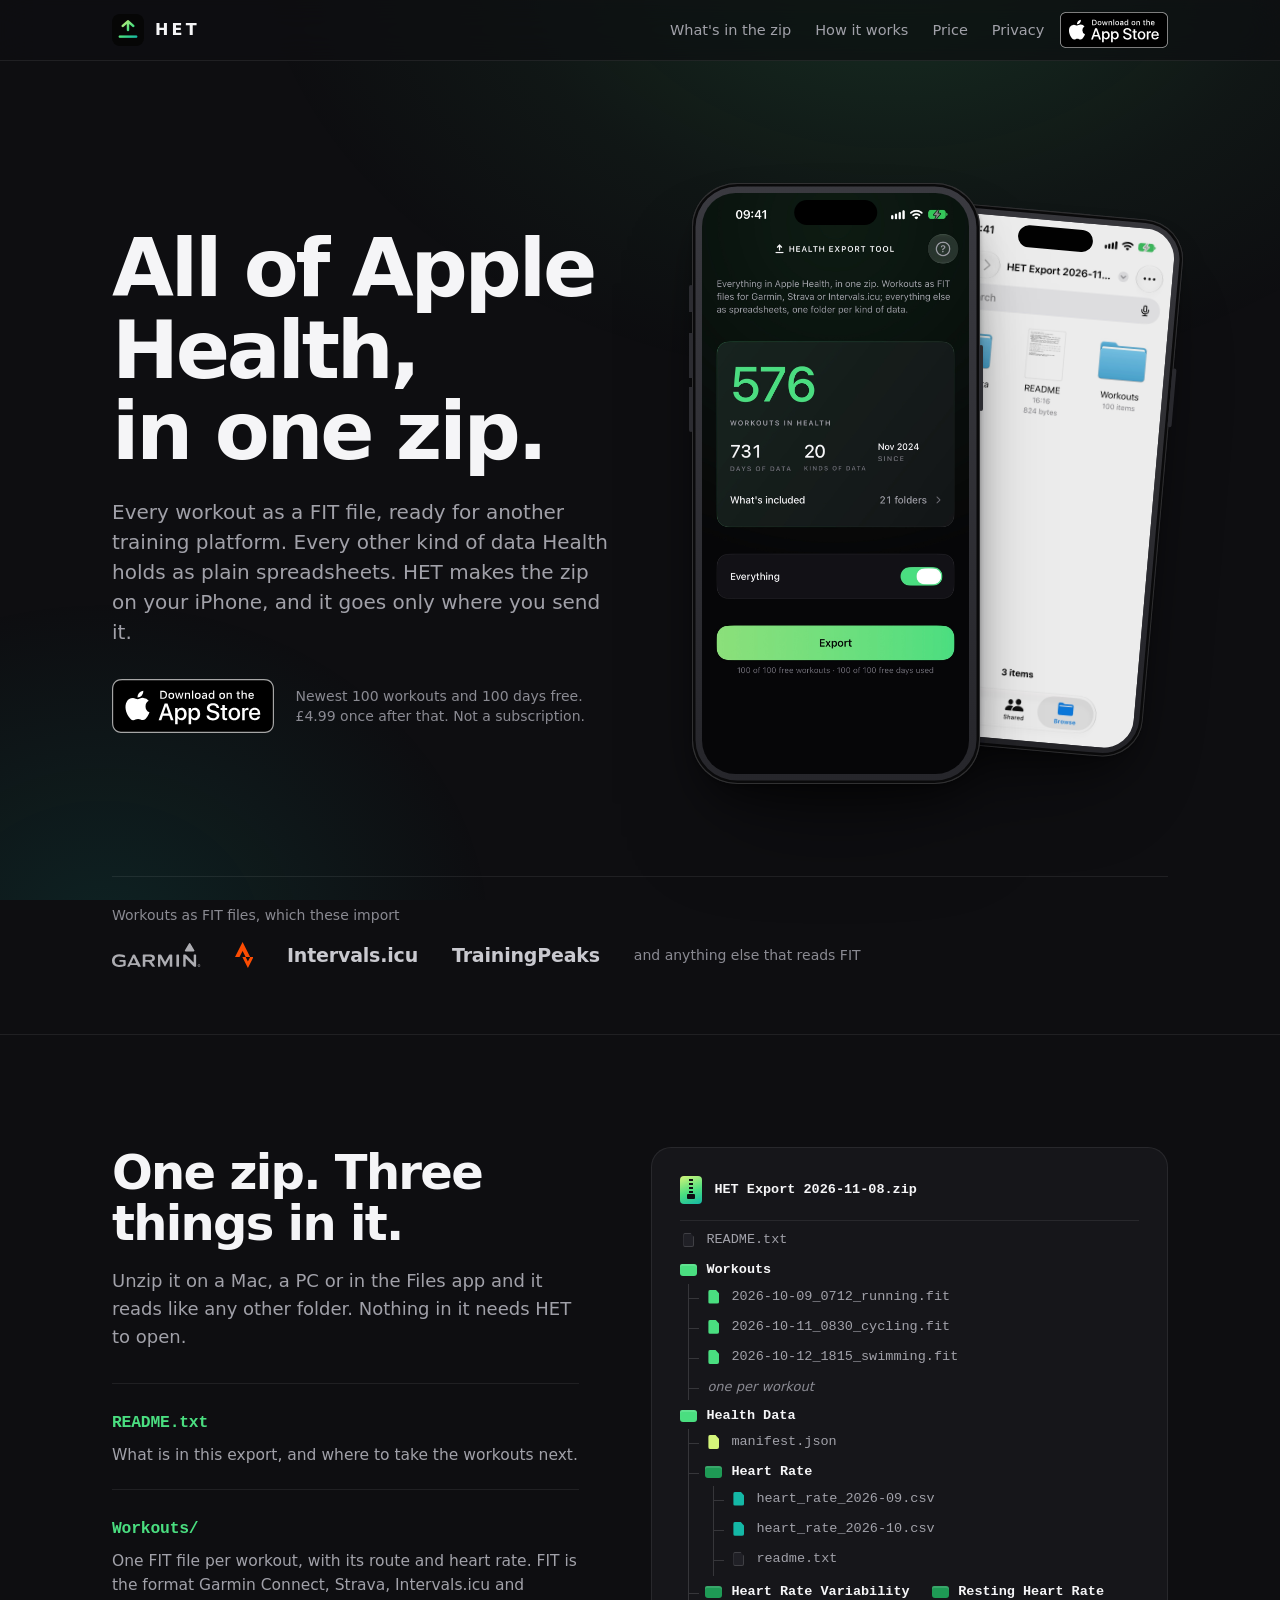
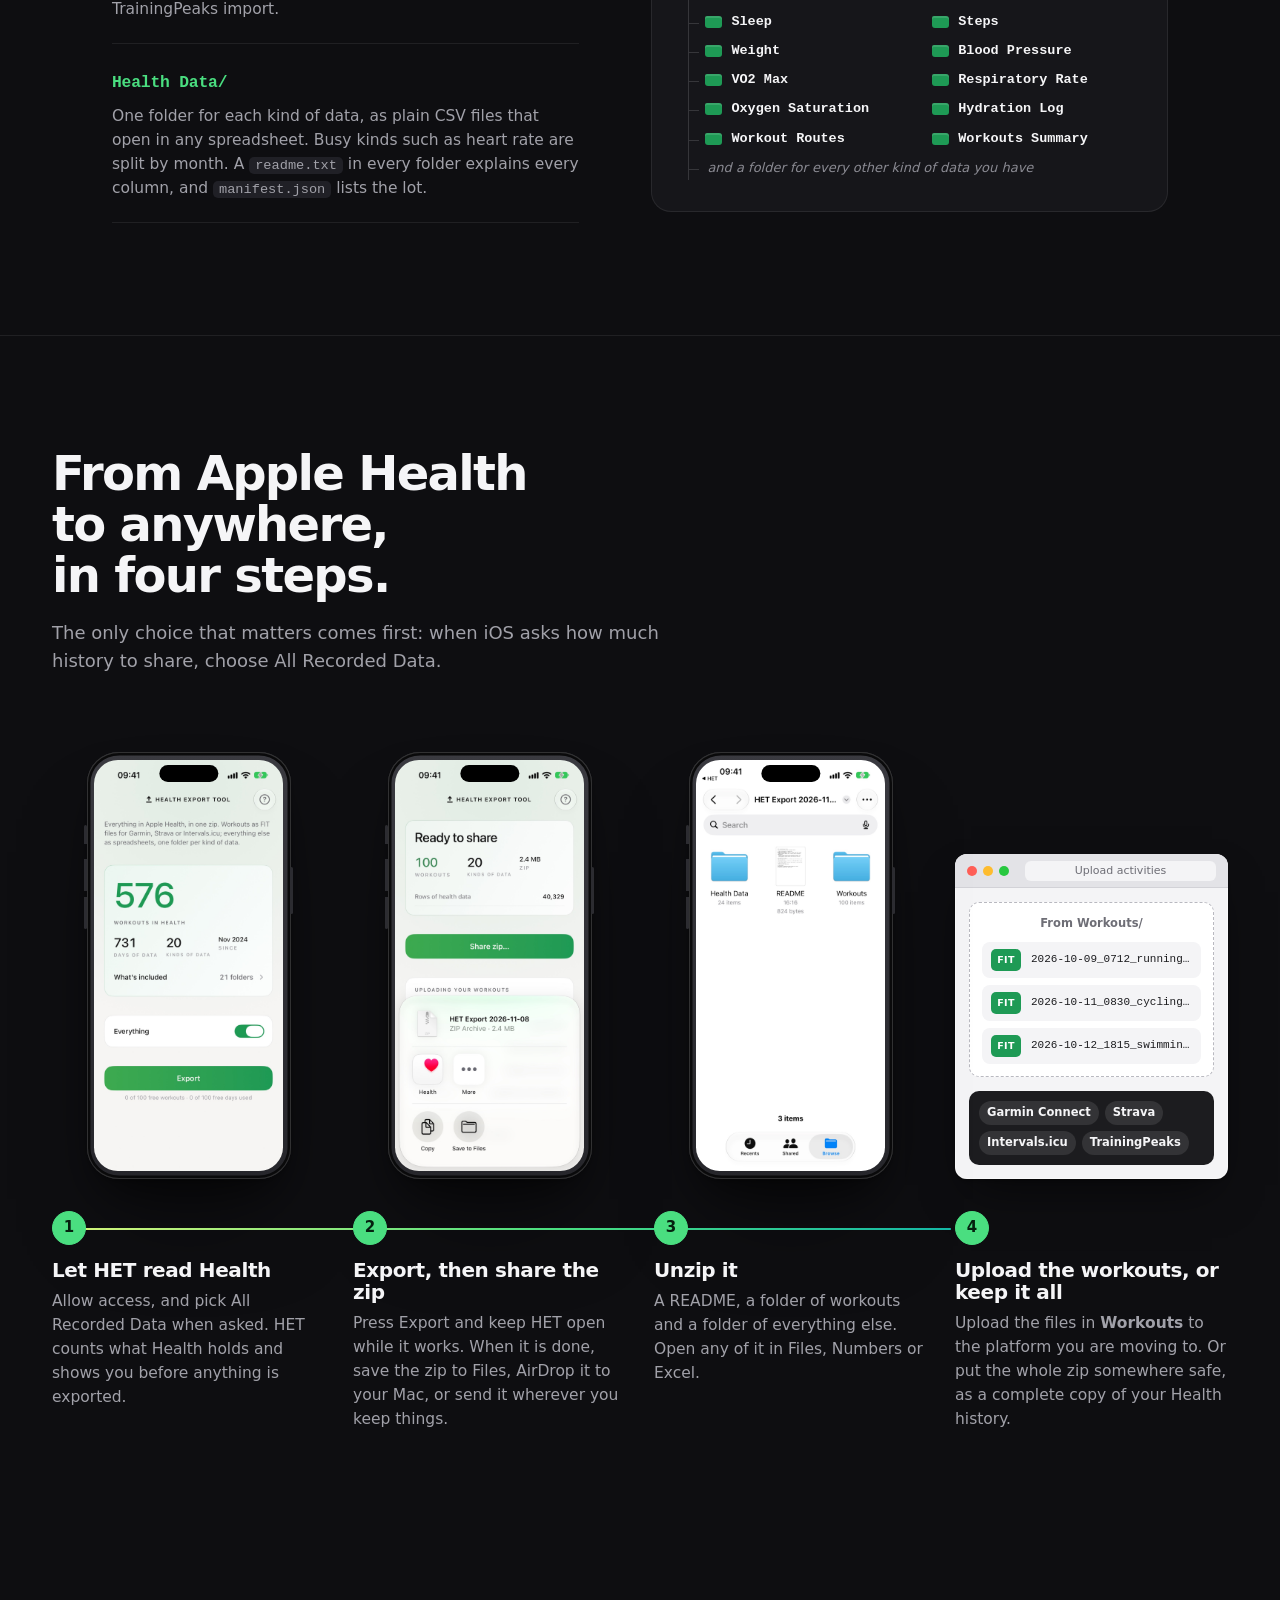
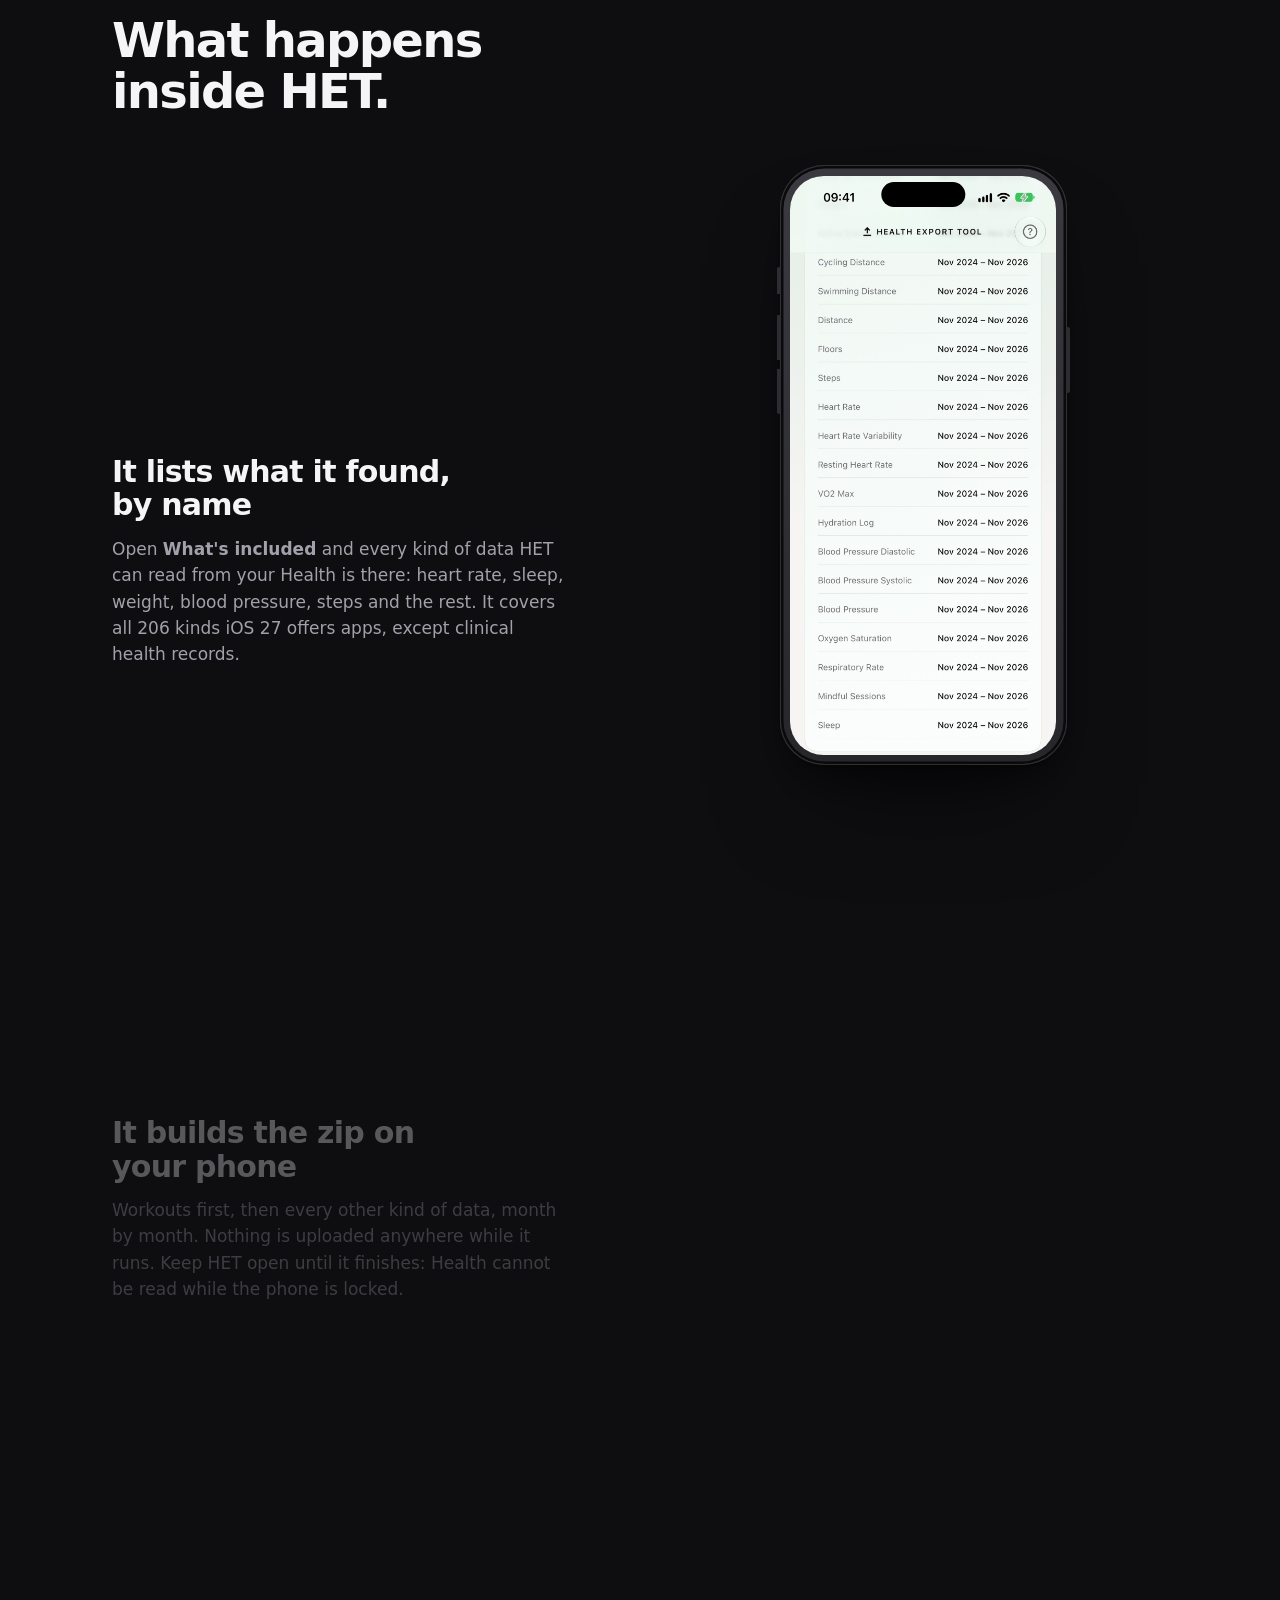
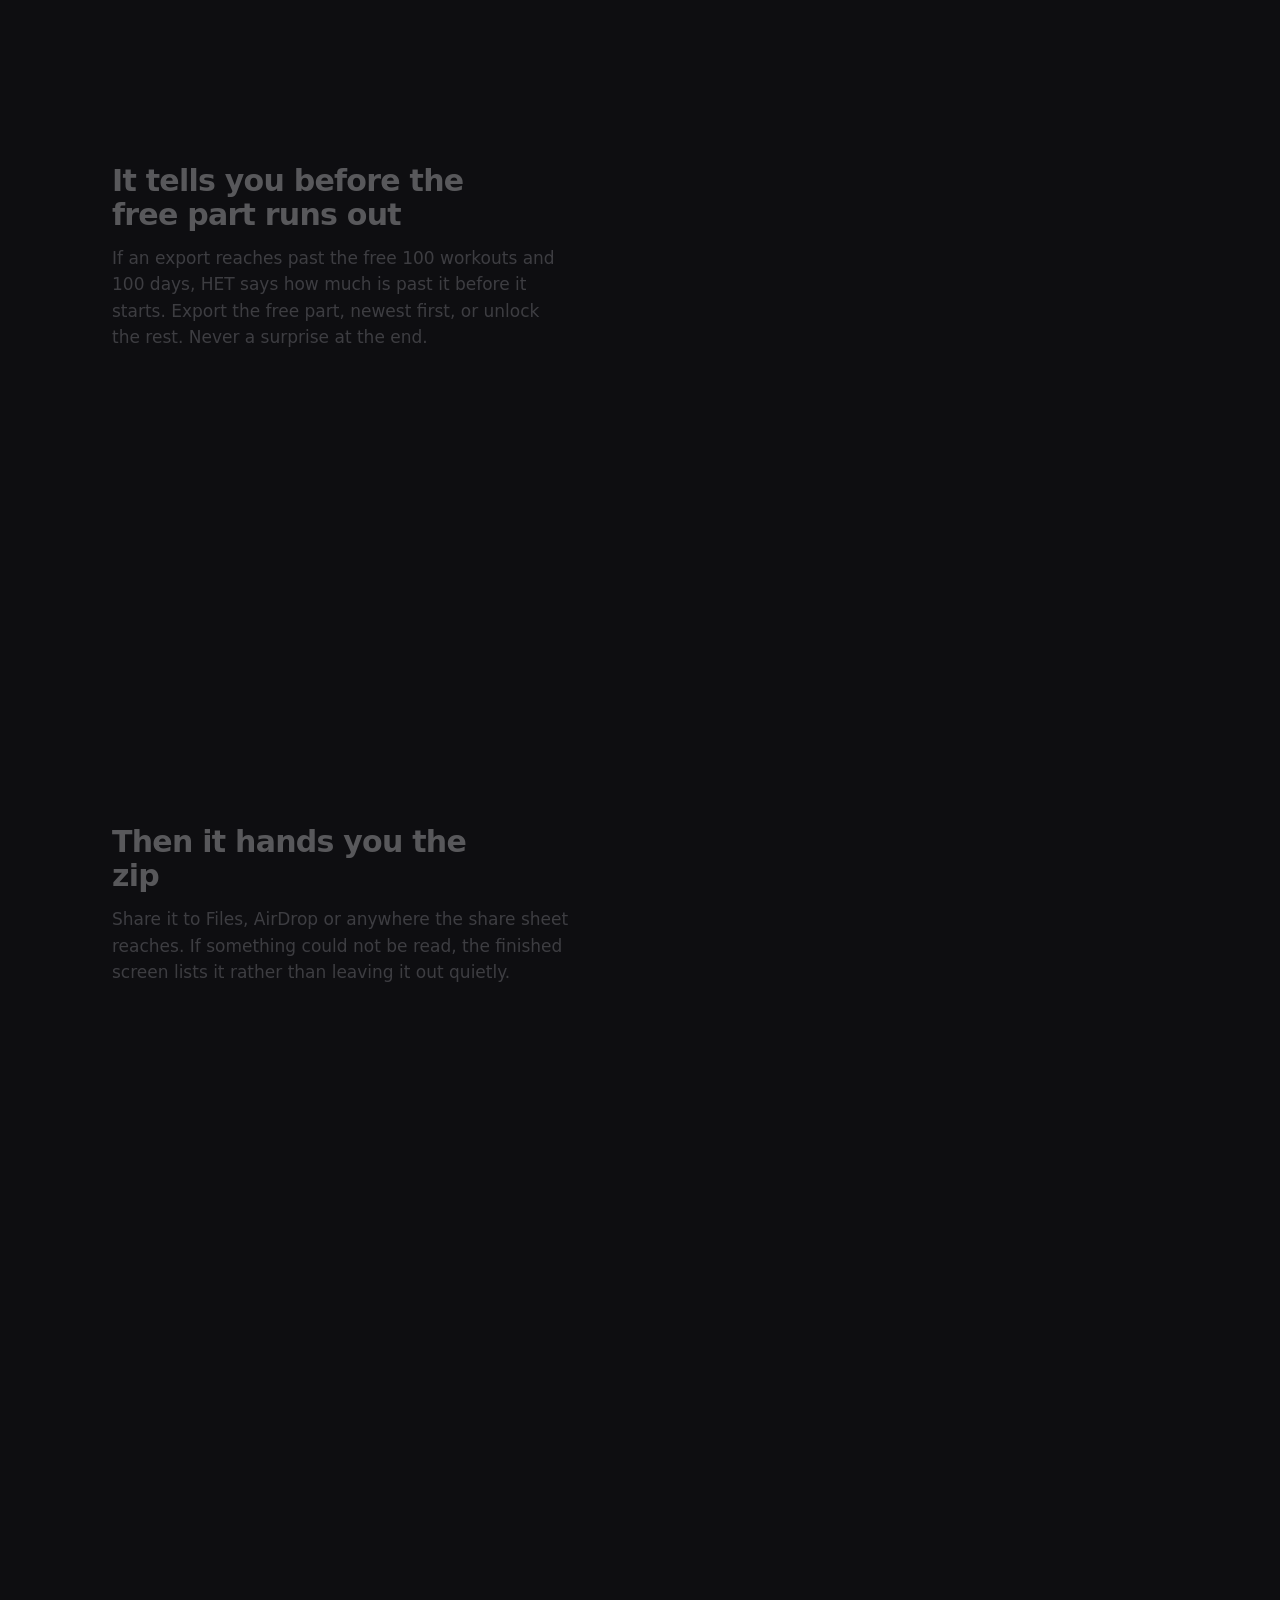
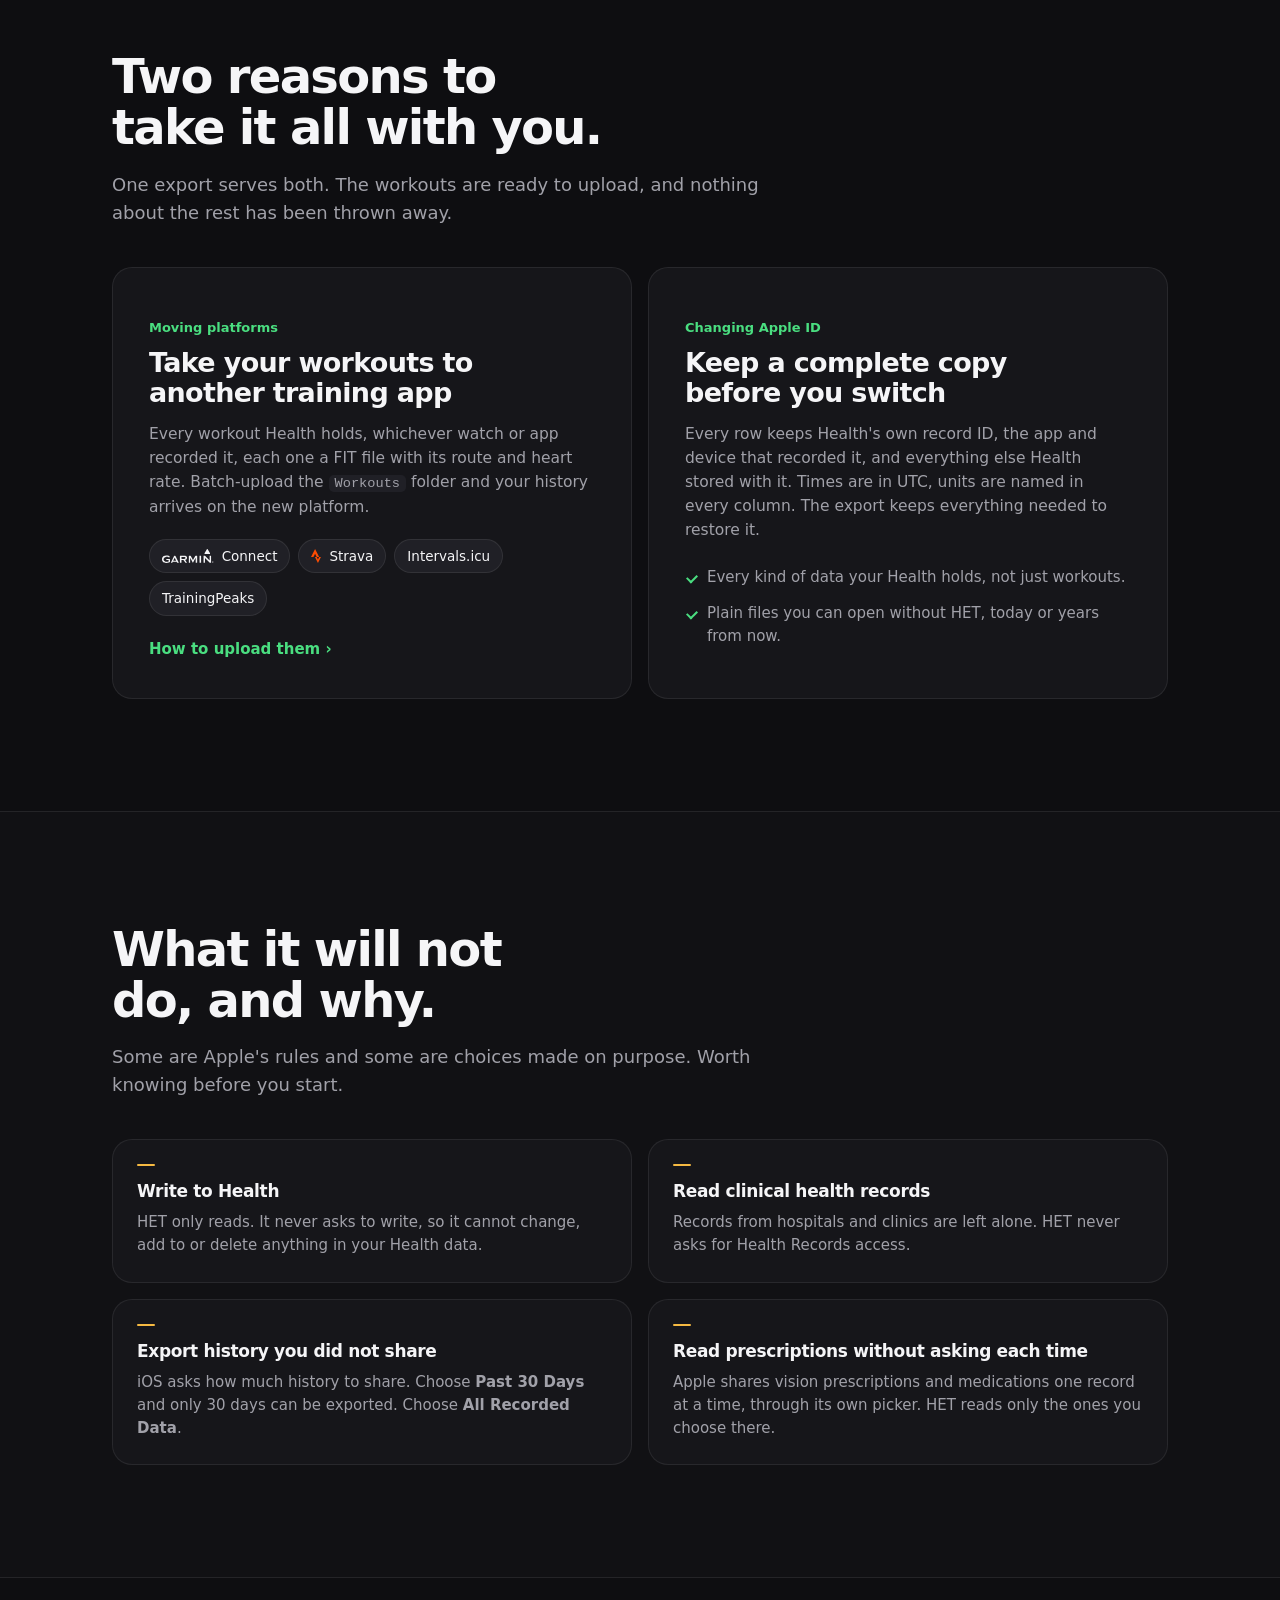
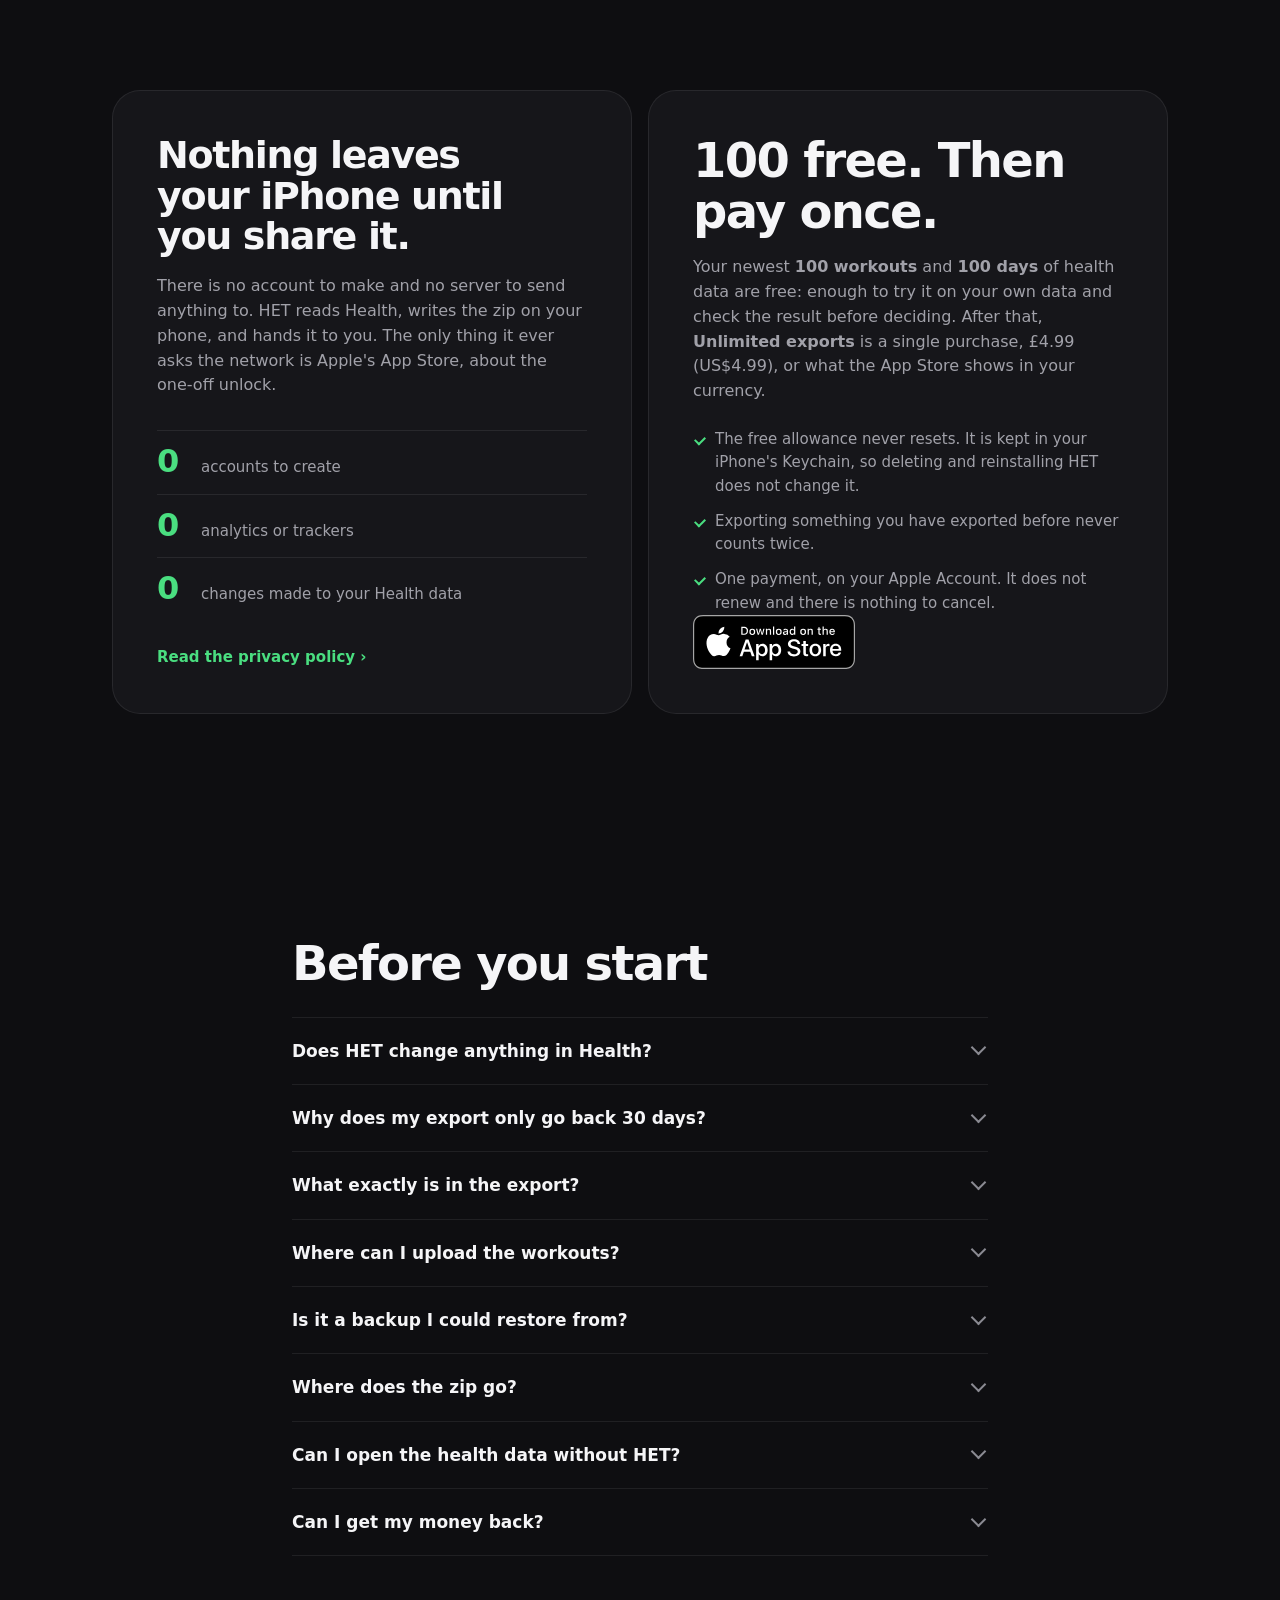
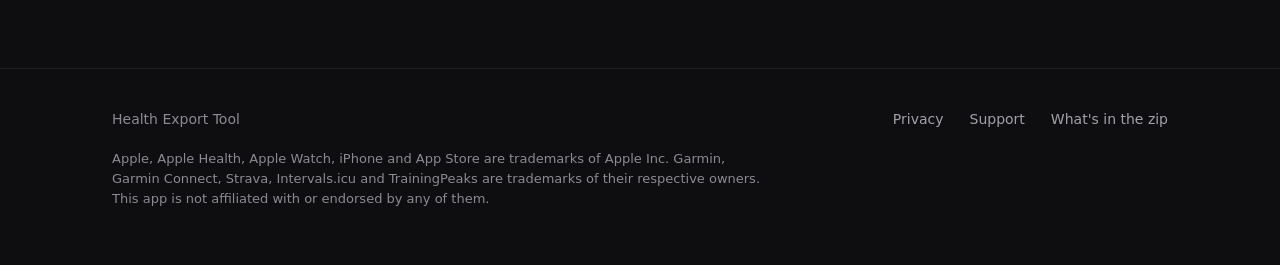
<file: index.html>
<!doctype html>
<html lang="en-GB">
<head>
<meta charset="utf-8">
<meta name="viewport" content="width=device-width,initial-scale=1">
<title>Health Export Tool: everything in Apple Health, in one zip</title>
<meta name="description" content="Health Export Tool puts everything in Apple Health into one zip on your iPhone: every workout as a FIT file, every other kind of data as plain spreadsheets. Move your training to another platform, or keep a complete copy before you change Apple ID. No account, no server.">
<link rel="canonical" href="https://het.enalmar.uk/">
<meta property="og:type" content="website">
<meta property="og:url" content="https://het.enalmar.uk/">
<meta property="og:title" content="Health Export Tool: all of Apple Health, in one zip.">
<meta property="og:description" content="Workouts as FIT files, everything else as spreadsheets, made on your iPhone. No account, no server, and it never writes to Health.">
<meta property="og:image" content="https://het.enalmar.uk/assets/og.png">
<meta name="twitter:card" content="summary_large_image">
<meta name="twitter:image" content="https://het.enalmar.uk/assets/og.png">
<meta name="color-scheme" content="dark">
<meta name="theme-color" content="#0E0E11">
<link rel="icon" href="assets/favicon-32.png" sizes="32x32">
<link rel="apple-touch-icon" href="assets/apple-touch-icon.png">
<link rel="stylesheet" href="assets/site.css">
<meta name="apple-itunes-app" content="app-id=6832320729">
<script type="application/ld+json">
{
  "@context":"https://schema.org",
  "@type":"SoftwareApplication",
  "name":"Health Export Tool",
  "applicationCategory":"HealthApplication",
  "operatingSystem":"iOS 18.0 or later",
  "description":"Exports everything in Apple Health into one zip on the iPhone: every workout as a FIT file, and every other kind of data as CSV files, one folder per kind. Never writes to Health.",
  "url":"https://het.enalmar.uk/",
  "installUrl":"https://apps.apple.com/gb/app/health-export-tool/id6832320729",
  "offers":{"@type":"Offer","price":"0","priceCurrency":"GBP",
            "description":"Free to download. The newest 100 workouts and 100 days of health data are free; a single £4.99 in-app purchase, Unlimited exports, removes the limit."}
}
</script>
</head>
<body>

<header class="site">
  <div class="wrap">
    <div class="bar">
      <a class="brand" href="./">
        <img src="assets/icon-1024.png" alt="" width="32" height="32">
        <span>HET</span>
      </a>
      <nav>
        <a href="#zip">What's in the zip</a>
        <a href="#how">How it works</a>
        <a href="#price">Price</a>
        <a href="privacy/">Privacy</a>
      </nav>
      <a class="store-mini" href="https://apps.apple.com/gb/app/health-export-tool/id6832320729">
        <img src="assets/brands/app-store-badge.svg" alt="Download on the App Store" width="120" height="40"></a>
    </div>
  </div>
</header>

<!-- ─────────────────────────────  Hero  ───────────────────────────────── -->
<div class="hero">
  <div class="wrap">
    <div class="hero-grid">
      <div class="hero-copy fade">
        <h1>All of Apple Health, in one&nbsp;zip.</h1>
        <p class="lede">Every workout as a FIT file, ready for another training platform. Every
          other kind of data Health holds as plain spreadsheets. HET makes the zip on your
          iPhone, and it goes only where you send it.</p>
        <div class="cta-row">
          <a class="store" href="https://apps.apple.com/gb/app/health-export-tool/id6832320729">
            <img src="assets/brands/app-store-badge.svg" alt="Download on the App Store" width="162" height="54"></a>
          <p class="price-line">Newest 100 workouts and 100 days free.<br>£4.99 once after that.
            Not a subscription.</p>
        </div>
      </div>

      <div class="hero-devices fade" data-delay="1">
        <figure class="device back">
          <div class="screen"><img decoding="async" src="screenshots/files-zip.jpg" width="1020" height="2217"
               alt="The Files app showing an unzipped HET export: the Health Data folder, the README and the Workouts folder."></div>
        </figure>
        <figure class="device front">
          <div class="screen"><img decoding="async" fetchpriority="high" src="screenshots/het-home-dark.jpg" width="1020" height="2217"
               alt="Health Export Tool's first screen in dark mode, counting the workouts, days of data and kinds of data Health holds, with the Export button."></div>
        </figure>
      </div>
    </div>

    <div class="sources fade" data-delay="2">
      <p>Workouts as FIT files, which these import</p>
      <ul class="logo-row" role="list">
        <li><svg class="logo garmin" viewBox="0 0 24 6.508" role="img" aria-label="Garmin Connect"><use href="assets/brands/logos.svg#garmin"/></svg></li>
        <li><svg class="logo strava" viewBox="0 0 17.074 24" role="img" aria-label="Strava"><use href="assets/brands/logos.svg#strava"/></svg></li>
        <li class="word">Intervals.icu</li>
        <li class="word">TrainingPeaks</li>
        <li class="files">and anything else that reads FIT</li>
      </ul>
    </div>
  </div>
</div>

<!-- ─────────────────────────────  The zip  ───────────────────────────────
     The names in the tree are the app's own: the folder names come from its
     catalogue of Health data, the file names from its namer. Dates are
     examples. -->
<section id="zip" class="zip-section">
  <div class="wrap">
    <div class="split">
      <div class="split-lead">
        <h2 class="reveal">One zip. Three things in it.</h2>
        <p class="intro reveal" data-delay="1">Unzip it on a Mac, a PC or in the Files app and it
          reads like any other folder. Nothing in it needs HET to open.</p>
        <dl class="cases reveal" data-delay="2">
          <div>
            <dt><code>README.txt</code></dt>
            <dd>What is in this export, and where to take the workouts next.</dd>
          </div>
          <div>
            <dt><code>Workouts/</code></dt>
            <dd>One FIT file per workout, with its route and heart rate. FIT is the format
              Garmin Connect, Strava, Intervals.icu and TrainingPeaks import.</dd>
          </div>
          <div>
            <dt><code>Health Data/</code></dt>
            <dd>One folder for each kind of data, as plain CSV files that open in any
              spreadsheet. Busy kinds such as heart rate are split by month. A
              <code>readme.txt</code> in every folder explains every column, and
              <code>manifest.json</code> lists the lot.</dd>
          </div>
        </dl>
      </div>

      <div class="zipview reveal" data-delay="1" role="group"
           aria-label="The layout of an export: README.txt, a Workouts folder of FIT files, and a Health Data folder with one folder per kind of data.">
        <div class="zip-head"><span class="zip" aria-hidden="true"></span>HET Export 2026-11-08.zip</div>
        <ul class="tree" role="list">
          <li class="file"><span class="name">README.txt</span></li>
          <li class="dir lit"><span class="name">Workouts</span>
            <ul role="list">
              <li class="file fit"><span class="name">2026-10-09_0712_running.fit</span></li>
              <li class="file fit"><span class="name">2026-10-11_0830_cycling.fit</span></li>
              <li class="file fit"><span class="name">2026-10-12_1815_swimming.fit</span></li>
              <li class="more">one per workout</li>
            </ul>
          </li>
          <li class="dir lit"><span class="name">Health Data</span>
            <ul role="list">
              <li class="file json"><span class="name">manifest.json</span></li>
              <li class="dir"><span class="name">Heart Rate</span>
                <ul role="list">
                  <li class="file csv"><span class="name">heart_rate_2026-09.csv</span></li>
                  <li class="file csv"><span class="name">heart_rate_2026-10.csv</span></li>
                  <li class="file"><span class="name">readme.txt</span></li>
                </ul>
              </li>
            </ul>
            <ul class="kinds" role="list">
              <li class="dir"><span class="name">Heart Rate Variability</span></li>
              <li class="dir"><span class="name">Resting Heart Rate</span></li>
              <li class="dir"><span class="name">Sleep</span></li>
              <li class="dir"><span class="name">Steps</span></li>
              <li class="dir"><span class="name">Weight</span></li>
              <li class="dir"><span class="name">Blood Pressure</span></li>
              <li class="dir"><span class="name">VO2 Max</span></li>
              <li class="dir"><span class="name">Respiratory Rate</span></li>
              <li class="dir"><span class="name">Oxygen Saturation</span></li>
              <li class="dir"><span class="name">Hydration Log</span></li>
              <li class="dir"><span class="name">Workout Routes</span></li>
              <li class="dir"><span class="name">Workouts Summary</span></li>
              <li class="more wide">and a folder for every other kind of data you have</li>
            </ul>
          </li>
        </ul>
      </div>
    </div>
  </div>
</section>

<!-- ─────────────────────────────  The flow  ─────────────────────────────
     A real sequence, so it is numbered. The track behind the numbers fills
     once, left to right, when the row is reached: the page's one moment. -->
<section id="how" class="flow-section">
  <div class="wrap wide">
    <h2 class="reveal">From Apple Health to anywhere, in four steps.</h2>
    <p class="intro reveal" data-delay="1">The only choice that matters comes first: when iOS asks
      how much history to share, choose All Recorded Data.</p>

    <ol class="flow reveal" role="list">
      <li class="stage">
        <div class="visual">
          <figure class="device sm">
            <div class="screen"><img loading="lazy" decoding="async" src="screenshots/het-home.jpg" width="1020" height="2217"
                 alt="Health Export Tool's first screen with the counts of workouts, days and kinds of data, and the Export button."></div>
          </figure>
        </div>
        <div class="stage-text">
          <span class="n">1</span>
          <h3>Let HET read Health</h3>
          <p>Allow access, and pick All Recorded Data when asked. HET counts what Health holds
            and shows you before anything is exported.</p>
        </div>
      </li>

      <li class="stage">
        <div class="visual">
          <figure class="device sm">
            <div class="screen"><img loading="lazy" decoding="async" src="screenshots/het-share.jpg" width="1020" height="2217"
                 alt="The iOS share sheet offering the finished HET Export zip, with Save to Files among the options."></div>
          </figure>
        </div>
        <div class="stage-text">
          <span class="n">2</span>
          <h3>Export, then share the zip</h3>
          <p>Press Export and keep HET open while it works. When it is done, save the zip to
            Files, AirDrop it to your Mac, or send it wherever you keep things.</p>
        </div>
      </li>

      <li class="stage">
        <div class="visual">
          <figure class="device sm">
            <div class="screen"><img loading="lazy" decoding="async" src="screenshots/files-zip.jpg" width="1020" height="2217"
                 alt="The Files app showing the unzipped export: the Health Data folder, the README and the Workouts folder."></div>
          </figure>
        </div>
        <div class="stage-text">
          <span class="n">3</span>
          <h3>Unzip it</h3>
          <p>A README, a folder of workouts and a folder of everything else. Open any of it in
            Files, Numbers or Excel.</p>
        </div>
      </li>

      <li class="stage">
        <div class="visual">
          <div class="browser" role="img" aria-label="A browser on a computer with an upload page: three FIT files from the Workouts folder, going to Garmin Connect, Strava, Intervals.icu or TrainingPeaks.">
            <div class="browser-bar"><i></i><i></i><i></i><span>Upload activities</span></div>
            <div class="browser-body">
              <div class="drop">
                <div class="drop-title">From Workouts/</div>
                <div class="src"><span class="file-tile">FIT</span><span>2026-10-09_0712_running.fit</span></div>
                <div class="src"><span class="file-tile">FIT</span><span>2026-10-11_0830_cycling.fit</span></div>
                <div class="src"><span class="file-tile">FIT</span><span>2026-10-12_1815_swimming.fit</span></div>
              </div>
              <div class="dest"><span>Garmin Connect</span><span>Strava</span><span>Intervals.icu</span><span>TrainingPeaks</span></div>
            </div>
          </div>
        </div>
        <div class="stage-text">
          <span class="n">4</span>
          <h3>Upload the workouts, or keep it all</h3>
          <p>Upload the files in <strong>Workouts</strong> to the platform you are moving to. Or
            put the whole zip somewhere safe, as a complete copy of your Health history.</p>
        </div>
      </li>
    </ol>
  </div>
</section>

<!-- ─────────────────────────────  A closer look  ──────────────────────── -->
<section class="closer">
  <div class="wrap">
    <h2 class="reveal">What happens inside HET.</h2>

    <!-- On a wide screen with scripting on, one phone stays put while the
         words scroll past it, and its screen follows the words. Without the
         script, or on a phone, each step keeps its own framed capture. -->
    <div class="story">
    <div class="story-steps">

    <div class="band reveal">
      <figure class="device">
        <div class="screen"><img loading="lazy" decoding="async" src="screenshots/het-included.jpg" width="1020" height="2217"
             alt="The What's included list on HET's first screen, expanded to show each kind of Health data it found and the dates each one covers."></div>
      </figure>
      <div class="band-text">
        <h3>It lists what it found, by name</h3>
        <p>Open <strong>What's included</strong> and every kind of data HET can read from your
          Health is there: heart rate, sleep, weight, blood pressure, steps and the rest. It
          covers all 206 kinds iOS 27 offers apps, except clinical health records.</p>
      </div>
    </div>

    <div class="band flip reveal">
      <figure class="device">
        <div class="screen"><img loading="lazy" decoding="async" src="screenshots/het-exporting.jpg" width="1020" height="2217"
             alt="An export in progress in Health Export Tool: a progress bar for the kind of data being written, the time left, and a reminder to keep the app open."></div>
      </figure>
      <div class="band-text">
        <h3>It builds the zip on your phone</h3>
        <p>Workouts first, then every other kind of data, month by month. Nothing is uploaded
          anywhere while it runs. Keep HET open until it finishes: Health cannot be read while
          the phone is locked.</p>
      </div>
    </div>

    <div class="band reveal">
      <figure class="device">
        <div class="screen"><img loading="lazy" decoding="async" src="screenshots/het-overlimit.jpg" width="1020" height="2217"
             alt="The free allowance sheet in Health Export Tool, saying what is past the free 100 workouts and 100 days, with buttons to unlock or export the free part."></div>
      </figure>
      <div class="band-text">
        <h3>It tells you before the free part runs out</h3>
        <p>If an export reaches past the free 100 workouts and 100 days, HET says how much is
          past it before it starts. Export the free part, newest first, or unlock the rest.
          Never a surprise at the end.</p>
      </div>
    </div>

    <div class="band flip reveal">
      <figure class="device">
        <div class="screen"><img loading="lazy" decoding="async" src="screenshots/het-done.jpg" width="1020" height="2217"
             alt="A finished export in Health Export Tool, ready to share, with directions for uploading the Workouts folder to Garmin Connect, Intervals.icu, Strava and TrainingPeaks."></div>
      </figure>
      <div class="band-text">
        <h3>Then it hands you the zip</h3>
        <p>Share it to Files, AirDrop or anywhere the share sheet reaches. If something could
          not be read, the finished screen lists it rather than leaving it out quietly.</p>
      </div>
    </div>
    </div>
    <div class="story-stage" aria-hidden="true">
      <figure class="device">
        <div class="screen"><img alt="" width="1020" height="2217"><img alt="" width="1020" height="2217"></div>
      </figure>
    </div>
    </div>
  </div>
</section>

<!-- ─────────────────────────────  Two uses  ───────────────────────────── -->
<section id="uses">
  <div class="wrap">
    <h2 class="reveal">Two reasons to take it all with you.</h2>
    <p class="intro reveal" data-delay="1">One export serves both. The workouts are ready to
      upload, and nothing about the rest has been thrown away.</p>

    <div class="uses">
      <article class="use reveal">
        <p class="kicker">Moving platforms</p>
        <h3>Take your workouts to another training app</h3>
        <p>Every workout Health holds, whichever watch or app recorded it, each one a FIT file
          with its route and heart rate. Batch-upload the <code>Workouts</code> folder and your
          history arrives on the new platform.</p>
        <div class="tiles" aria-label="Platforms that import FIT files">
          <span><svg viewBox="0 0 24 6.508" aria-hidden="true"><use href="assets/brands/logos.svg#garmin"/></svg> Connect</span>
          <span class="strava"><svg viewBox="0 0 17.074 24" aria-hidden="true"><use href="assets/brands/logos.svg#strava"/></svg> Strava</span>
          <span>Intervals.icu</span>
          <span>TrainingPeaks</span>
        </div>
        <p class="more"><a href="support/#upload">How to upload them &rsaquo;</a></p>
      </article>

      <article class="use reveal" data-delay="1">
        <p class="kicker">Changing Apple ID</p>
        <h3>Keep a complete copy before you switch</h3>
        <p>Every row keeps Health's own record ID, the app and device that recorded it, and
          everything else Health stored with it. Times are in UTC, units are named in every
          column. The export keeps everything needed to restore it.</p>
        <ul class="plain" role="list">
          <li>Every kind of data your Health holds, not just workouts.</li>
          <li>Plain files you can open without HET, today or years from now.</li>
        </ul>
      </article>
    </div>
  </div>
</section>

<!-- ─────────────────────────────  Honest limits  ──────────────────────── -->
<section class="limits-section">
  <div class="wrap">
    <h2 class="reveal">What it will not do, and why.</h2>
    <p class="intro reveal" data-delay="1">Some are Apple's rules and some are choices made on
      purpose. Worth knowing before you start.</p>
    <ul class="limits reveal" data-delay="2" role="list">
      <li><h3>Write to Health</h3>
        <p>HET only reads. It never asks to write, so it cannot change, add to or delete
          anything in your Health data.</p></li>
      <li><h3>Read clinical health records</h3>
        <p>Records from hospitals and clinics are left alone. HET never asks for Health
          Records access.</p></li>
      <li><h3>Export history you did not share</h3>
        <p>iOS asks how much history to share. Choose <strong>Past 30 Days</strong> and only
          30 days can be exported. Choose <strong>All Recorded Data</strong>.</p></li>
      <li><h3>Read prescriptions without asking each time</h3>
        <p>Apple shares vision prescriptions and medications one record at a time, through
          its own picker. HET reads only the ones you choose there.</p></li>
    </ul>
  </div>
</section>

<!-- ─────────────────────────────  Privacy + price  ────────────────────── -->
<section class="pair">
  <div class="wrap">
    <div class="pair-grid">
      <div class="panel reveal">
        <h2>Nothing leaves your iPhone until you share it.</h2>
        <p class="intro">There is no account to make and no server to send anything to. HET
          reads Health, writes the zip on your phone, and hands it to you. The only thing it
          ever asks the network is Apple's App Store, about the one-off unlock.</p>
        <dl class="facts">
          <div><dt>0</dt><dd>accounts to create</dd></div>
          <div><dt>0</dt><dd>analytics or trackers</dd></div>
          <div><dt>0</dt><dd>changes made to your Health data</dd></div>
        </dl>
        <p class="more"><a href="privacy/">Read the privacy policy &rsaquo;</a></p>
      </div>

      <div class="panel price reveal" data-delay="1" id="price">
        <h2>100 free. Then pay once.</h2>
        <p class="intro">Your newest <strong>100 workouts</strong> and <strong>100 days</strong>
          of health data are free: enough to try it on your own data and check the result
          before deciding. After that, <strong>Unlimited exports</strong> is a single purchase,
          £4.99 (US$4.99), or what the App Store shows in your currency.</p>
        <ul class="plain" role="list">
          <li>The free allowance never resets. It is kept in your iPhone's Keychain, so
            deleting and reinstalling HET does not change it.</li>
          <li>Exporting something you have exported before never counts twice.</li>
          <li>One payment, on your Apple Account. It does not renew and there is nothing to
            cancel.</li>
        </ul>
        <a class="store" href="https://apps.apple.com/gb/app/health-export-tool/id6832320729">
          <img src="assets/brands/app-store-badge.svg" alt="Download on the App Store" width="150" height="50"></a>
      </div>
    </div>
  </div>
</section>

<!-- ─────────────────────────────  FAQ  ────────────────────────────────── -->
<section>
  <div class="wrap narrow">
    <h2 class="reveal faq-title">Before you start</h2>

    <details class="faq reveal"><summary>Does HET change anything in Health?</summary>
      <p>No. It only reads. It never asks for permission to write, so nothing in Health can
        be changed, added or deleted by it.</p></details>

    <details class="faq reveal"><summary>Why does my export only go back 30 days?</summary>
      <p>When HET first asked to read Health, iOS offered <strong>Past 30 Days</strong> or
        <strong>All Recorded Data</strong>, and Past 30 Days was chosen. Change it in
        <strong>Settings &rsaquo; Health &rsaquo; Data Access &amp; Devices &rsaquo; HET</strong>,
        then export again. The <a href="support/">support page</a> has the details.</p></details>

    <details class="faq reveal"><summary>What exactly is in the export?</summary>
      <p>Everything Apple Health lets an app read: all 206 kinds of data iOS 27 offers, except
        clinical health records. Workouts go in <code>Workouts</code> as FIT files, with routes
        and heart rate. Everything else goes in <code>Health Data</code>, one folder per kind,
        as CSV files with a readme explaining every column.</p></details>

    <details class="faq reveal"><summary>Where can I upload the workouts?</summary>
      <p>Anywhere that imports FIT files, which includes Garmin Connect, Strava, Intervals.icu
        and TrainingPeaks. Each has its own upload page; the
        <a href="support/#upload">support page</a> says where to find them.</p></details>

    <details class="faq reveal"><summary>Is it a backup I could restore from?</summary>
      <p>Yes. Give the zip to <a href="https://hit.enalmar.uk">Health Import Tool</a> on the same
        or a new Apple account and it writes your workouts and health data back into Apple
        Health. Every row carries Health's own record ID, so restoring into the account it came
        from writes nothing twice. The files stay plain, readable without either app.</p></details>

    <details class="faq reveal"><summary>Where does the zip go?</summary>
      <p>Only where you send it. HET writes it into its own temporary storage on your phone,
        then hands it to the share sheet. HET deletes its copy the next time you export or open
        the app, and iOS may clear it sooner.</p></details>

    <details class="faq reveal"><summary>Can I open the health data without HET?</summary>
      <p>Yes. They are plain CSV files, which Numbers, Excel and Google Sheets all open. All
        times are in UTC, and each column header names its unit.</p></details>

    <details class="faq reveal"><summary>Can I get my money back?</summary>
      <p>Purchases go through Apple, so refunds do too. Apple's process is at
        <a href="https://reportaproblem.apple.com" rel="noopener">reportaproblem.apple.com</a>.
        The free allowance exists so you can see the export of your own data first.</p></details>
  </div>
</section>

<footer>
  <div class="wrap">
    <div class="row">
      <span>Health Export Tool</span>
      <span class="spacer"></span>
      <a href="privacy/">Privacy</a>
      <a href="support/">Support</a>
      <a href="#zip">What's in the zip</a>
    </div>
    <p class="legal">Apple, Apple Health, Apple Watch, iPhone and App Store are trademarks of
      Apple Inc. Garmin, Garmin Connect, Strava, Intervals.icu and TrainingPeaks are trademarks
      of their respective owners. This app is not affiliated with or endorsed by any of
      them.</p>
  </div>
</footer>

<script>
// Sections lift into place as they are reached. Everything here is decoration:
// the page is complete and readable with scripting off, and the observer is
// skipped entirely for anyone who has asked for reduced motion.
(function () {
  var calm = window.matchMedia('(prefers-reduced-motion: reduce)');
  if (calm.matches || !('IntersectionObserver' in window)) return;

  // Opt into hiding only now that we know the observer exists and will run.
  // The page must read correctly with this script never executing at all.
  document.documentElement.classList.add('js-reveal');

  var seen = new IntersectionObserver(function (entries) {
    entries.forEach(function (entry) {
      if (!entry.isIntersecting) return;
      entry.target.classList.add('in');
      seen.unobserve(entry.target);   // once each; this is not a loop
    });
  }, { rootMargin: '0px 0px -12% 0px', threshold: 0.08 });

  document.querySelectorAll('.reveal').forEach(function (el) { seen.observe(el); });

  // Dead-man's switch, so a section can never be left invisible: if anything
  // well inside the viewport is still hidden, the observer is not working.
  var ticks = 0;
  var audit = setInterval(function () {
    var stuck = Array.prototype.some.call(
      document.querySelectorAll('.reveal:not(.in)'),
      function (el) {
        var box = el.getBoundingClientRect();
        return box.bottom > 0 && box.top < window.innerHeight * 0.5;
      });
    if (stuck) {
      document.documentElement.classList.remove('js-reveal');
      clearInterval(audit);
    }
    if (++ticks > 15) { clearInterval(audit); }
  }, 900);
})();

// The pinned phone in "What happens inside HET". Each step already carries its
// own capture; this only borrows the active one's src, so nothing is lost if
// it never runs. The step nearest the middle of the screen is the active one.
// A new capture fades in on top of the old, which stays fully opaque beneath
// it until the fade is over, so a swap never dips to black.
(function () {
  var story = document.querySelector('.story');
  var wide = window.matchMedia('(min-width: 900px)');
  if (!story) return;
  var layers = story.querySelectorAll('.story-stage img');
  var steps = Array.prototype.slice.call(story.querySelectorAll('.story-steps .band'));
  var front = 0, current = null, queued = false, settle;

  function show(step) {
    if (step === current) return;
    current = step;
    steps.forEach(function (s) { s.classList.toggle('active', s === step); });
    var idx = 1 - front, next = layers[idx], prev = layers[front];
    // Only the latest request may swap, and only once: a cached image can
    // report complete and still fire its load event afterwards.
    function reveal() {
      next.onload = null;
      if (current !== step) return;
      clearTimeout(settle);
      prev.classList.remove('top'); next.classList.add('top', 'on'); front = idx;
      settle = setTimeout(function () { prev.classList.remove('on'); }, 260);
    }
    next.classList.remove('on', 'top');
    next.onload = reveal;
    next.src = step.querySelector('.screen img').getAttribute('src');
    if (next.complete && next.naturalWidth) reveal();
  }

  function pick() {
    queued = false;
    var mid = window.innerHeight / 2, best = steps[0], gap = Infinity;
    steps.forEach(function (s) {
      var r = s.getBoundingClientRect(), d = Math.abs(r.top + r.height / 2 - mid);
      if (d < gap) { gap = d; best = s; }
    });
    show(best);
  }
  function onScroll() { if (!queued) { queued = true; requestAnimationFrame(pick); } }

  function mode() {
    var on = wide.matches;
    story.classList.toggle('story-on', on);
    window[on ? 'addEventListener' : 'removeEventListener']('scroll', onScroll, { passive: true });
    if (on) pick();
  }
  wide.addEventListener('change', mode);
  mode();
})();
</script>

<!-- Cloudflare Web Analytics --><script type='module' src='https://static.cloudflareinsights.com/beacon.min.js' data-cf-beacon='{"token": "e138a4d67e66457a89bc457fbd894b08"}'></script><!-- End Cloudflare Web Analytics -->
</body>
</html>
</file>
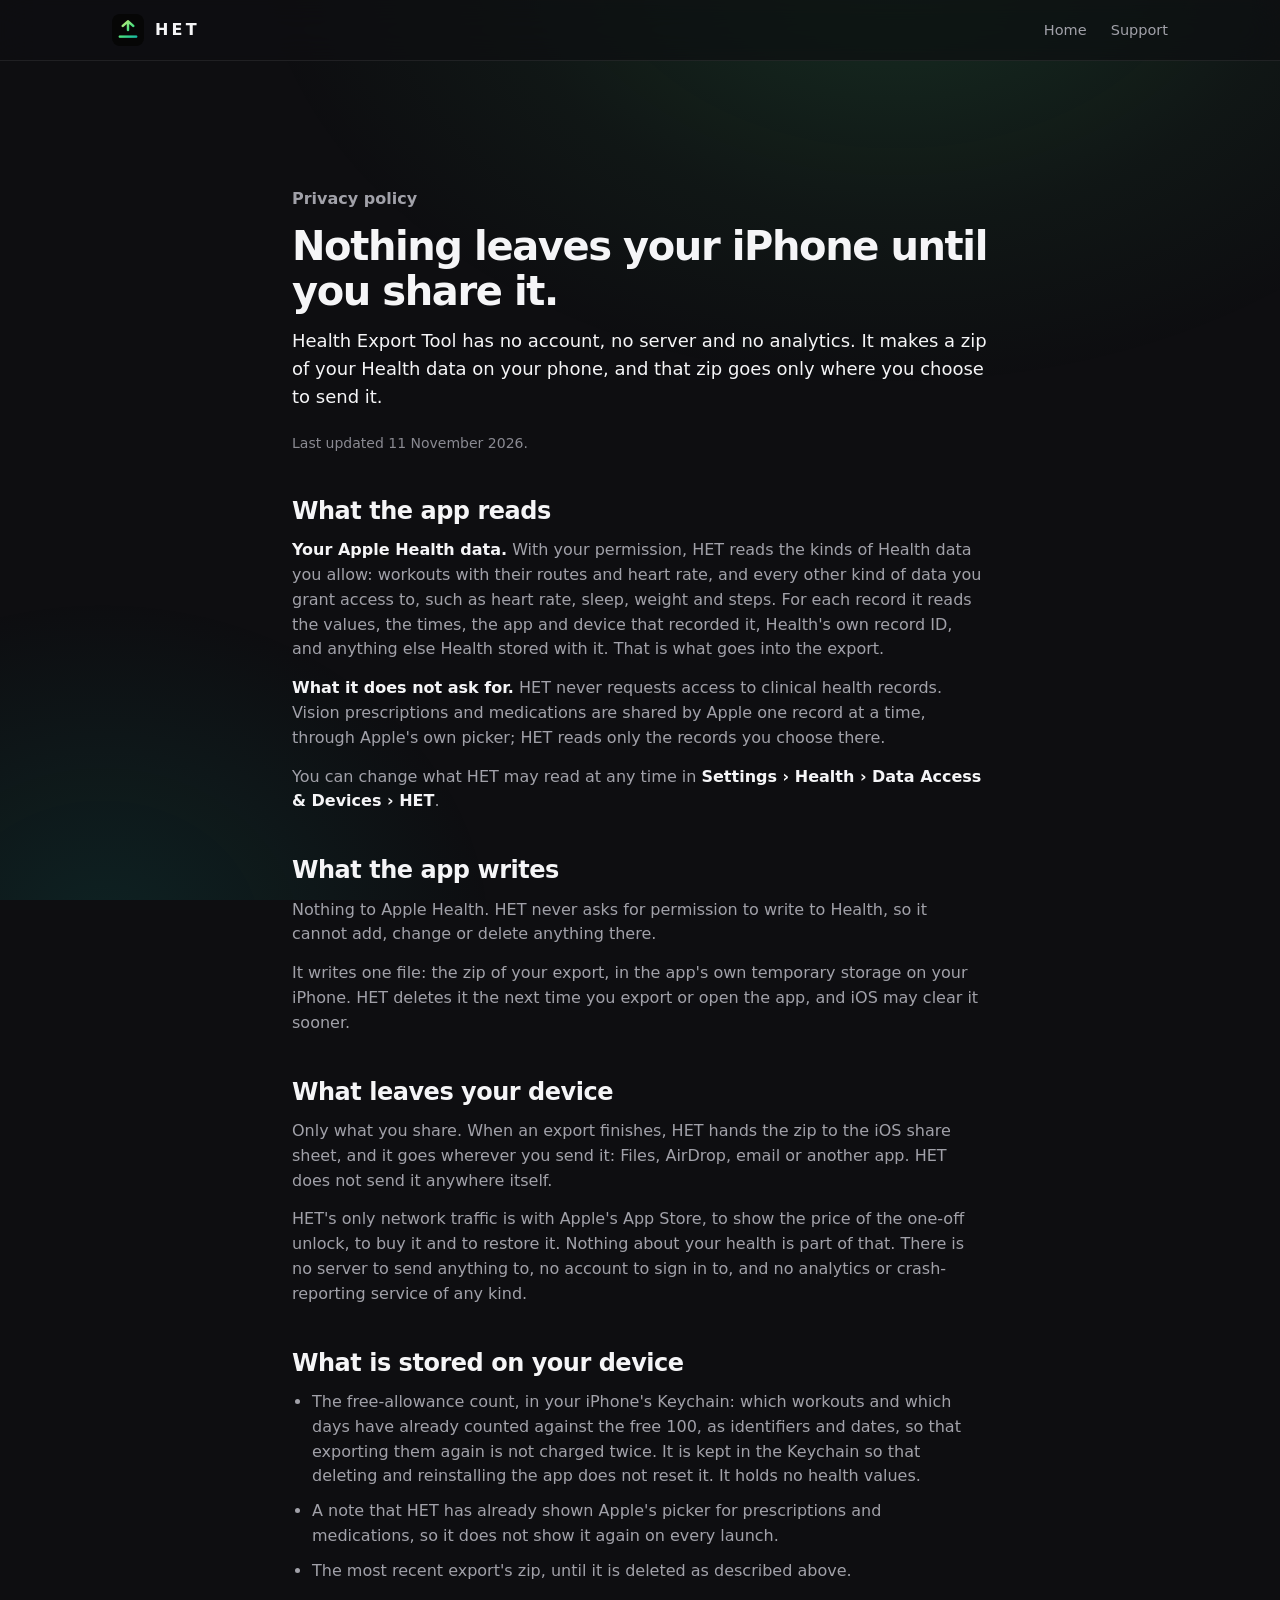
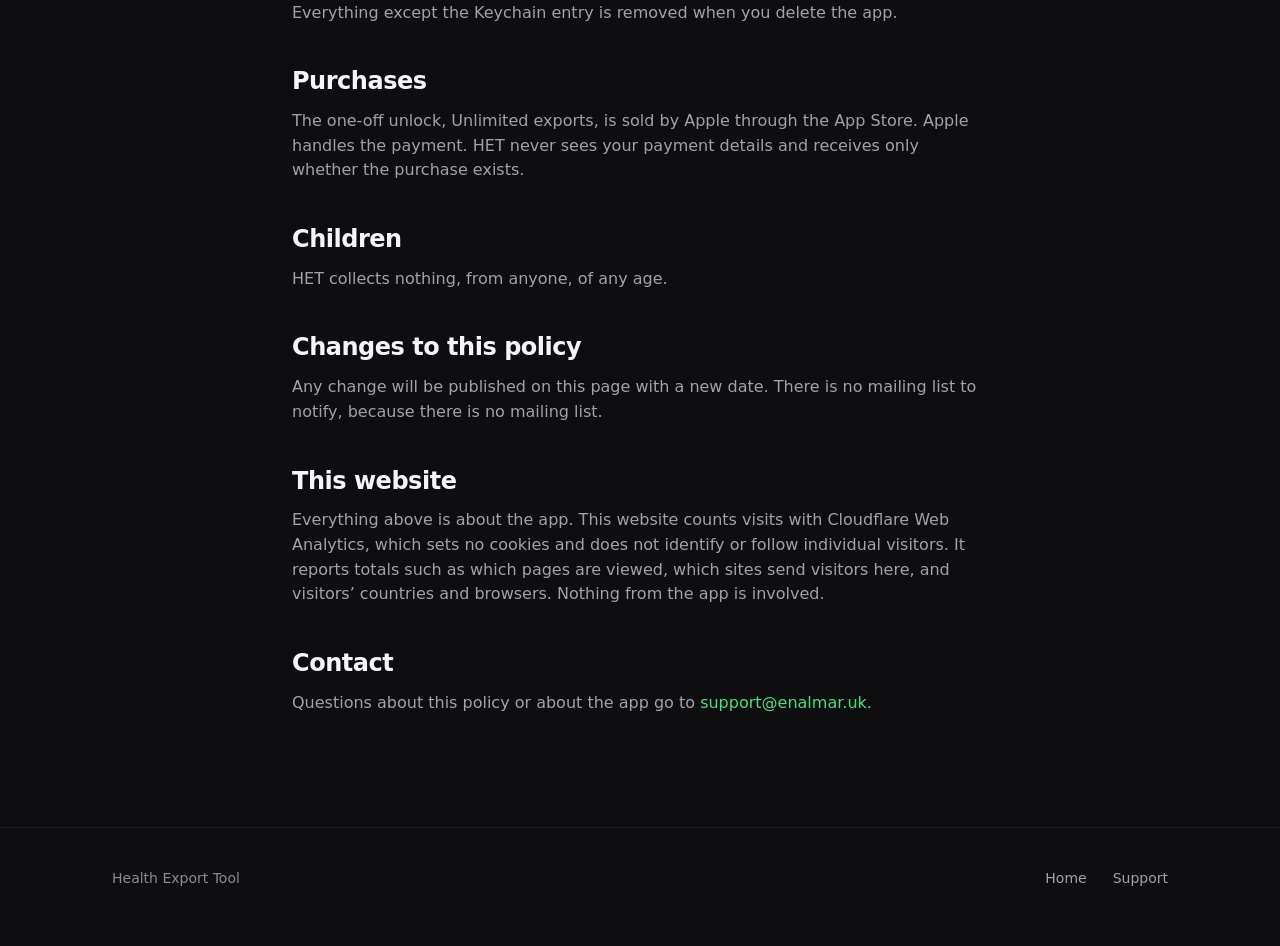
<file: privacy/index.html>
<!doctype html>
<html lang="en-GB">
<head>
<meta charset="utf-8">
<meta name="viewport" content="width=device-width,initial-scale=1">
<title>Privacy policy · Health Export Tool</title>
<meta name="description" content="Health Export Tool has no account, no server and no analytics. It reads Apple Health with your permission, never writes to it, and the zip it makes goes only where you share it.">
<link rel="canonical" href="https://het.enalmar.uk/privacy/">
<meta name="color-scheme" content="dark">
<meta name="theme-color" content="#0E0E11">
<link rel="icon" href="../assets/favicon-32.png" sizes="32x32">
<link rel="apple-touch-icon" href="../assets/apple-touch-icon.png">
<link rel="stylesheet" href="../assets/site.css">
</head>
<body>

<header class="site">
  <div class="wrap">
    <div class="bar">
      <a class="brand" href="../" style="color:inherit">
        <img src="../assets/icon-1024.png" alt="" width="36" height="36">
        <span>HET</span>
      </a>
      <nav><a href="../">Home</a><a href="../support/">Support</a></nav>
    </div>
  </div>
</header>

<section class="prose">
  <div class="wrap narrow">
    <p class="eyebrow">Privacy policy</p>
    <h1 style="font-size:clamp(28px,4.4vw,40px);font-weight:700">Nothing leaves your iPhone until you share it.</h1>
    <p class="lead">Health Export Tool has no account, no server and no analytics. It makes a
      zip of your Health data on your phone, and that zip goes only where you choose to send
      it.</p>
    <p style="color:var(--text-3);font-size:14px;margin-top:22px">Last updated 11 November 2026.</p>

    <h2>What the app reads</h2>
    <p><strong>Your Apple Health data.</strong> With your permission, HET reads the kinds of
      Health data you allow: workouts with their routes and heart rate, and every other kind of
      data you grant access to, such as heart rate, sleep, weight and steps. For each record it
      reads the values, the times, the app and device that recorded it, Health's own record ID,
      and anything else Health stored with it. That is what goes into the export.</p>
    <p><strong>What it does not ask for.</strong> HET never requests access to clinical health
      records. Vision prescriptions and medications are shared by Apple one record at a time,
      through Apple's own picker; HET reads only the records you choose there.</p>
    <p>You can change what HET may read at any time in
      <strong>Settings &rsaquo; Health &rsaquo; Data Access &amp; Devices &rsaquo; HET</strong>.</p>

    <h2>What the app writes</h2>
    <p>Nothing to Apple Health. HET never asks for permission to write to Health, so it cannot
      add, change or delete anything there.</p>
    <p>It writes one file: the zip of your export, in the app's own temporary storage on your
      iPhone. HET deletes it the next time you export or open the app, and iOS may clear it
      sooner.</p>

    <h2>What leaves your device</h2>
    <p>Only what you share. When an export finishes, HET hands the zip to the iOS share sheet,
      and it goes wherever you send it: Files, AirDrop, email or another app. HET does not send
      it anywhere itself.</p>
    <p>HET's only network traffic is with Apple's App Store, to show the price of the one-off
      unlock, to buy it and to restore it. Nothing about your health is part of that. There is
      no server to send anything to, no account to sign in to, and no analytics or
      crash-reporting service of any kind.</p>

    <h2>What is stored on your device</h2>
    <ul>
      <li>The free-allowance count, in your iPhone's Keychain: which workouts and which days
        have already counted against the free 100, as identifiers and dates, so that exporting
        them again is not charged twice. It is kept in the Keychain so that deleting and
        reinstalling the app does not reset it. It holds no health values.</li>
      <li>A note that HET has already shown Apple's picker for prescriptions and medications,
        so it does not show it again on every launch.</li>
      <li>The most recent export's zip, until it is deleted as described above.</li>
    </ul>
    <p>Everything except the Keychain entry is removed when you delete the app.</p>

    <h2>Purchases</h2>
    <p>The one-off unlock, Unlimited exports, is sold by Apple through the App Store. Apple
      handles the payment. HET never sees your payment details and receives only whether the
      purchase exists.</p>

    <h2>Children</h2>
    <p>HET collects nothing, from anyone, of any age.</p>

    <h2>Changes to this policy</h2>
    <p>Any change will be published on this page with a new date. There is no mailing list to
      notify, because there is no mailing list.</p>

    <h2>This website</h2>
    <p>Everything above is about the app. This website counts visits with Cloudflare Web Analytics, which sets no cookies and does not identify or follow individual visitors. It reports totals such as which pages are viewed, which sites send visitors here, and visitors’ countries and browsers. Nothing from the app is involved.</p>

    <h2>Contact</h2>
    <p>Questions about this policy or about the app go to
      <a href="mailto:support@enalmar.uk">support@enalmar.uk</a>.</p>
  </div>
</section>

<footer>
  <div class="wrap">
    <div class="row">
      <span>Health Export Tool</span>
      <span class="spacer"></span>
      <a href="../">Home</a>
      <a href="../support/">Support</a>
    </div>
  </div>
</footer>

<!-- Cloudflare Web Analytics --><script type='module' src='https://static.cloudflareinsights.com/beacon.min.js' data-cf-beacon='{"token": "e138a4d67e66457a89bc457fbd894b08"}'></script><!-- End Cloudflare Web Analytics -->
</body>
</html>
</file>
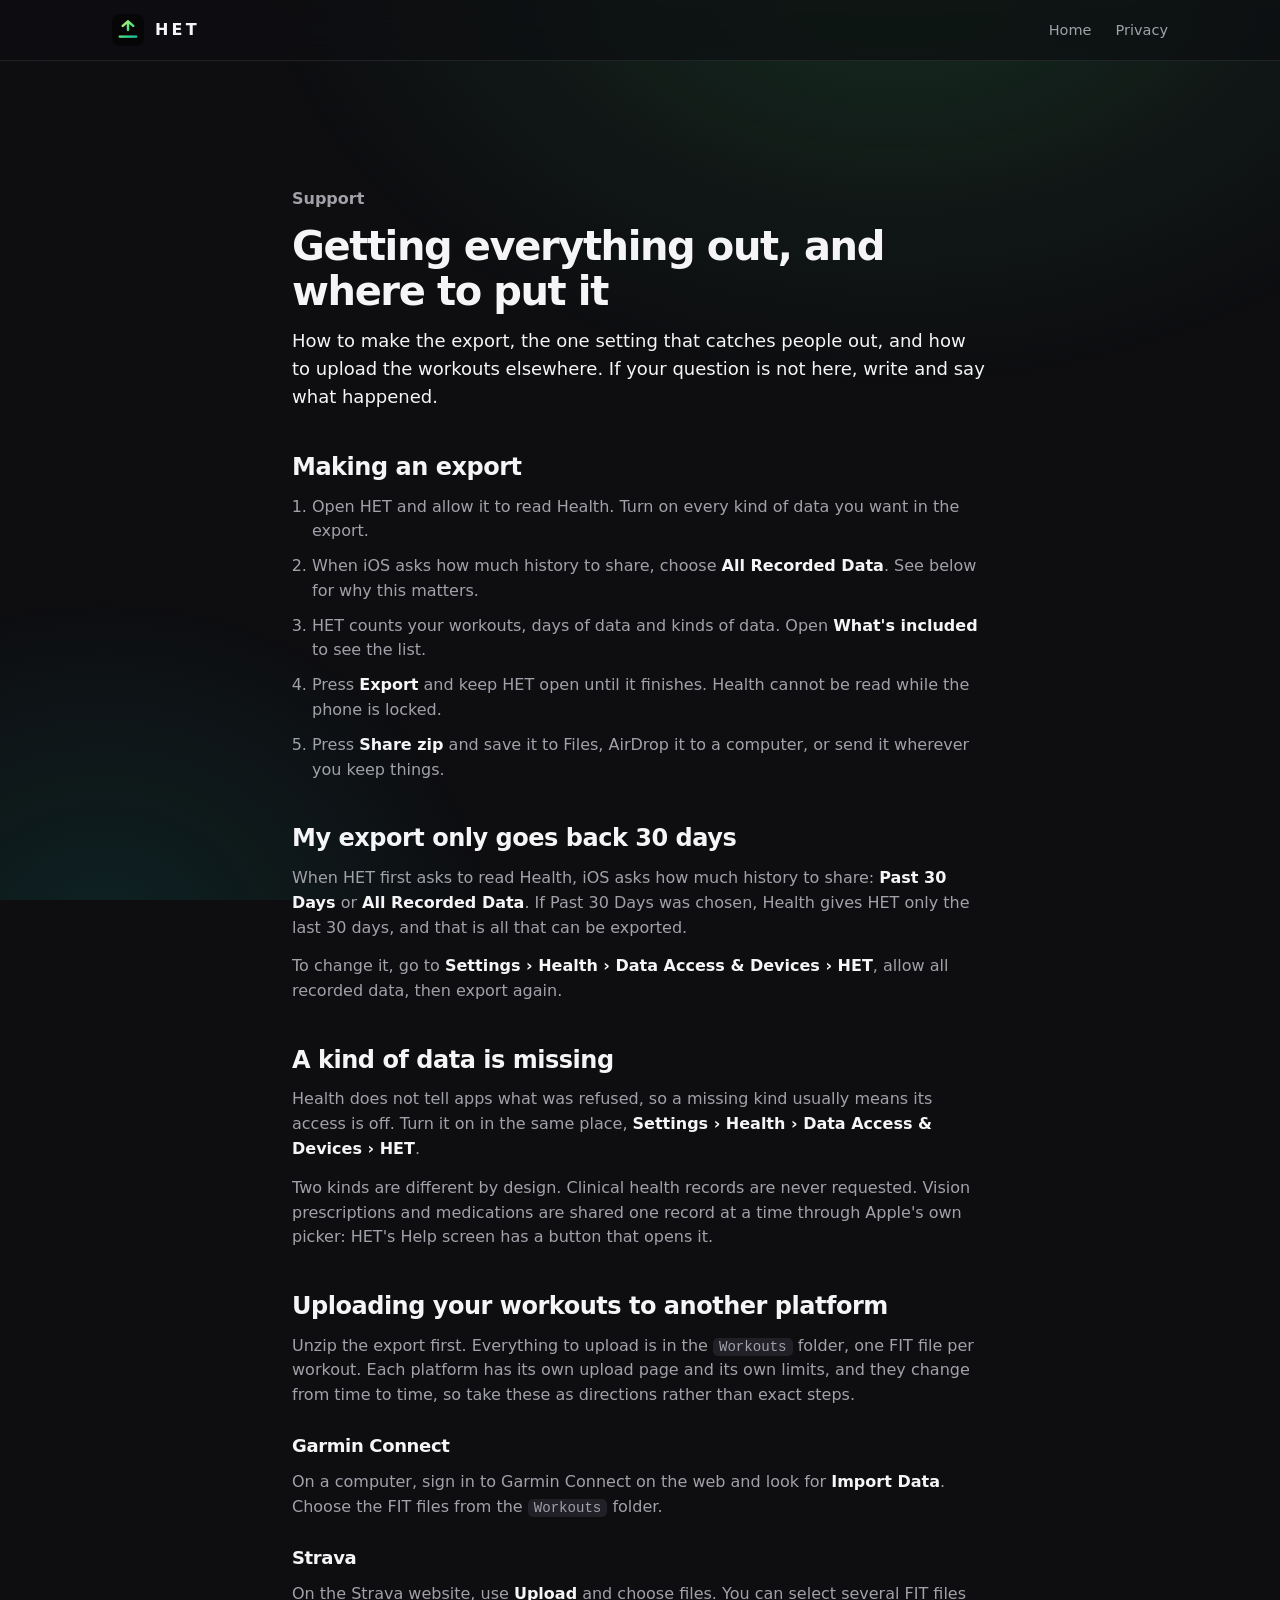
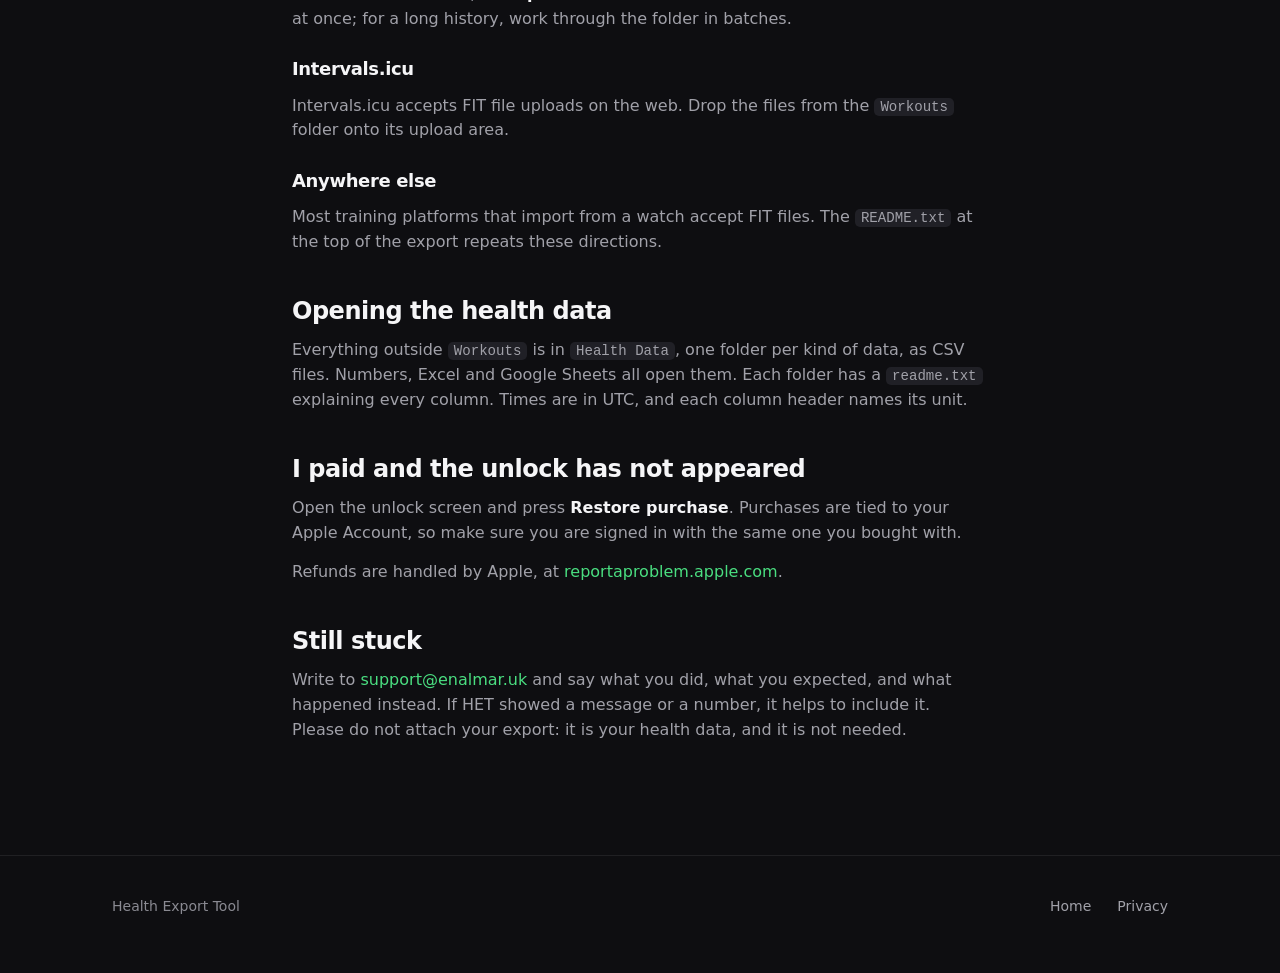
<file: support/index.html>
<!doctype html>
<html lang="en-GB">
<head>
<meta charset="utf-8">
<meta name="viewport" content="width=device-width,initial-scale=1">
<title>Support · Health Export Tool</title>
<meta name="description" content="Help with exporting Apple Health: making the zip, getting all your history rather than 30 days, and uploading the workouts to Garmin Connect, Strava or Intervals.icu.">
<link rel="canonical" href="https://het.enalmar.uk/support/">
<meta name="color-scheme" content="dark">
<meta name="theme-color" content="#0E0E11">
<link rel="icon" href="../assets/favicon-32.png" sizes="32x32">
<link rel="apple-touch-icon" href="../assets/apple-touch-icon.png">
<link rel="stylesheet" href="../assets/site.css">
</head>
<body>

<header class="site">
  <div class="wrap">
    <div class="bar">
      <a class="brand" href="../" style="color:inherit">
        <img src="../assets/icon-1024.png" alt="" width="36" height="36">
        <span>HET</span>
      </a>
      <nav><a href="../">Home</a><a href="../privacy/">Privacy</a></nav>
    </div>
  </div>
</header>

<section class="prose">
  <div class="wrap narrow">
    <p class="eyebrow">Support</p>
    <h1 style="font-size:clamp(28px,4.4vw,40px);font-weight:700">Getting everything out, and where to put it</h1>
    <p class="lead">How to make the export, the one setting that catches people out, and how
      to upload the workouts elsewhere. If your question is not here, write and say what
      happened.</p>

    <h2>Making an export</h2>
    <ol>
      <li>Open HET and allow it to read Health. Turn on every kind of data you want in the
        export.</li>
      <li>When iOS asks how much history to share, choose <strong>All Recorded Data</strong>.
        See below for why this matters.</li>
      <li>HET counts your workouts, days of data and kinds of data. Open
        <strong>What's included</strong> to see the list.</li>
      <li>Press <strong>Export</strong> and keep HET open until it finishes. Health cannot be
        read while the phone is locked.</li>
      <li>Press <strong>Share zip</strong> and save it to Files, AirDrop it to a computer, or
        send it wherever you keep things.</li>
    </ol>

    <h2>My export only goes back 30 days</h2>
    <p>When HET first asks to read Health, iOS asks how much history to share:
      <strong>Past 30 Days</strong> or <strong>All Recorded Data</strong>. If Past 30 Days was
      chosen, Health gives HET only the last 30 days, and that is all that can be exported.</p>
    <p>To change it, go to
      <strong>Settings &rsaquo; Health &rsaquo; Data Access &amp; Devices &rsaquo; HET</strong>,
      allow all recorded data, then export again.</p>

    <h2>A kind of data is missing</h2>
    <p>Health does not tell apps what was refused, so a missing kind usually means its access
      is off. Turn it on in the same place,
      <strong>Settings &rsaquo; Health &rsaquo; Data Access &amp; Devices &rsaquo; HET</strong>.</p>
    <p>Two kinds are different by design. Clinical health records are never requested. Vision
      prescriptions and medications are shared one record at a time through Apple's own picker:
      HET's Help screen has a button that opens it.</p>

    <h2 id="upload">Uploading your workouts to another platform</h2>
    <p>Unzip the export first. Everything to upload is in the <code>Workouts</code> folder, one
      FIT file per workout. Each platform has its own upload page and its own limits, and they
      change from time to time, so take these as directions rather than exact steps.</p>
    <h3>Garmin Connect</h3>
    <p>On a computer, sign in to Garmin Connect on the web and look for <strong>Import
      Data</strong>. Choose the FIT files from the <code>Workouts</code> folder.</p>
    <h3>Strava</h3>
    <p>On the Strava website, use <strong>Upload</strong> and choose files. You can select
      several FIT files at once; for a long history, work through the folder in batches.</p>
    <h3>Intervals.icu</h3>
    <p>Intervals.icu accepts FIT file uploads on the web. Drop the files from the
      <code>Workouts</code> folder onto its upload area.</p>
    <h3>Anywhere else</h3>
    <p>Most training platforms that import from a watch accept FIT files. The
      <code>README.txt</code> at the top of the export repeats these directions.</p>

    <h2>Opening the health data</h2>
    <p>Everything outside <code>Workouts</code> is in <code>Health Data</code>, one folder per
      kind of data, as CSV files. Numbers, Excel and Google Sheets all open them. Each folder has
      a <code>readme.txt</code> explaining every column. Times are in UTC, and each column header
      names its unit.</p>

    <h2>I paid and the unlock has not appeared</h2>
    <p>Open the unlock screen and press <strong>Restore purchase</strong>. Purchases are tied to
      your Apple Account, so make sure you are signed in with the same one you bought with.</p>
    <p>Refunds are handled by Apple, at
      <a href="https://reportaproblem.apple.com" rel="noopener">reportaproblem.apple.com</a>.</p>

    <h2>Still stuck</h2>
    <p>Write to <a href="mailto:support@enalmar.uk">support@enalmar.uk</a> and say what you
      did, what you expected, and what happened instead. If HET showed a message or a number,
      it helps to include it. Please do not attach your export: it is your health data, and it
      is not needed.</p>
  </div>
</section>

<footer>
  <div class="wrap">
    <div class="row">
      <span>Health Export Tool</span>
      <span class="spacer"></span>
      <a href="../">Home</a>
      <a href="../privacy/">Privacy</a>
    </div>
  </div>
</footer>

<!-- Cloudflare Web Analytics --><script type='module' src='https://static.cloudflareinsights.com/beacon.min.js' data-cf-beacon='{"token": "e138a4d67e66457a89bc457fbd894b08"}'></script><!-- End Cloudflare Web Analytics -->
</body>
</html>
</file>
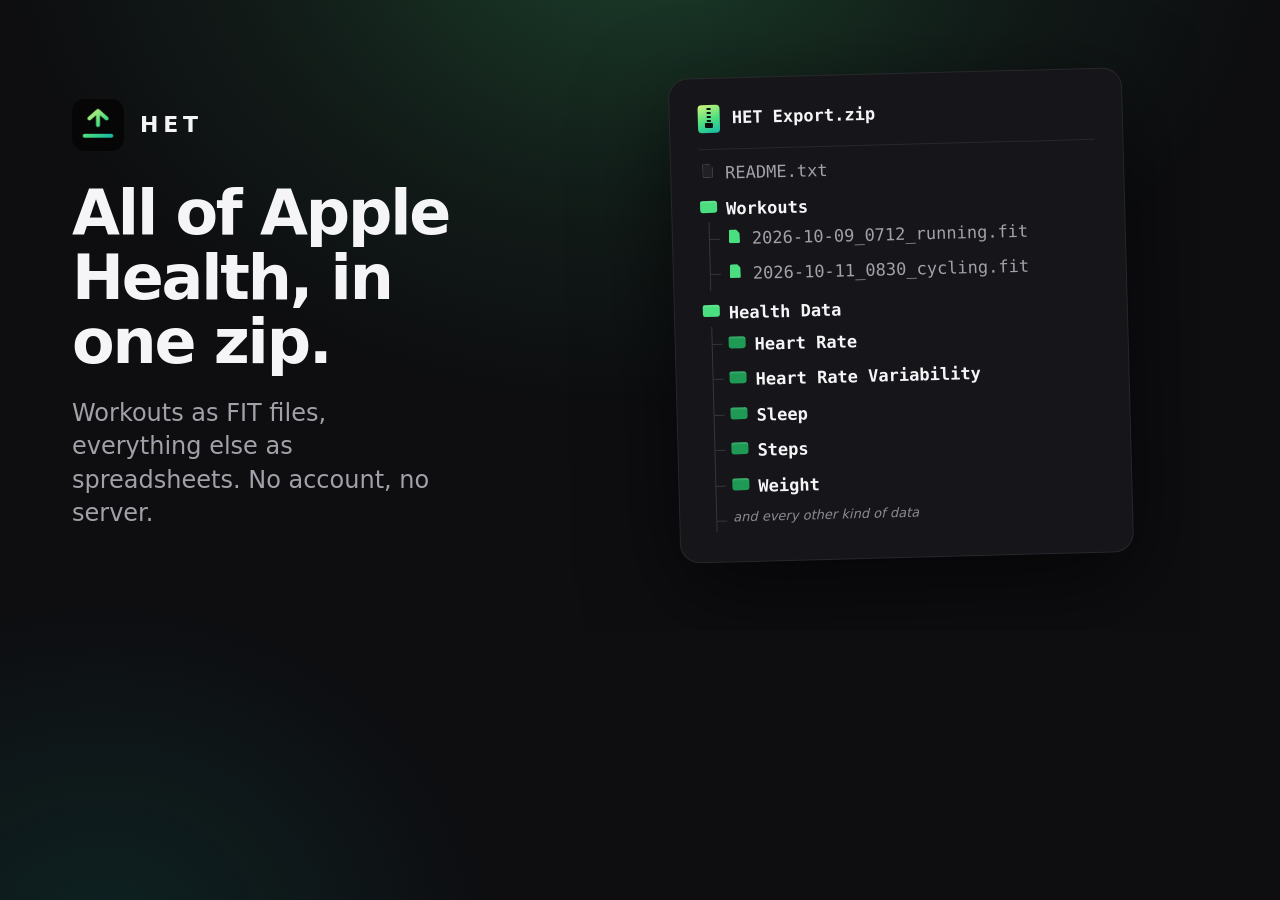
<file: tools/og-source.html>
<!-- Source for assets/og.png, the social sharing card. Not part of the site.
     It draws the zip's layout rather than a screenshot, so it does not depend
     on the captures. Regenerate after a redesign:
       python3 -m http.server 8765
       "/Applications/Google Chrome.app/Contents/MacOS/Google Chrome" --headless=new \
         --screenshot=assets/og.png --window-size=1200,630 \
         --force-device-scale-factor=1 --virtual-time-budget=3000 \
         --hide-scrollbars http://localhost:8765/tools/og-source.html -->
<!doctype html><html><head><meta charset="utf-8">
<link rel="stylesheet" href="../assets/site.css">
<style>
html,body{margin:0;width:1200px;height:630px;overflow:hidden}
body::before{background:radial-gradient(900px 700px at 50% -10%,rgba(74,222,128,.24),rgba(74,222,128,.06) 45%,transparent 72%)}
.og{position:relative;z-index:1;height:630px;display:grid;grid-template-columns:1.1fr .9fr;
    align-items:center;gap:48px;padding:0 72px}
.og h1{font-size:62px;font-weight:700;letter-spacing:-.035em;line-height:1.04;max-width:12ch;text-wrap:balance}
.og p{margin-top:22px;font-size:24px;color:var(--text-2);max-width:25ch;line-height:1.4}
.og .mark{display:flex;align-items:center;gap:16px;margin-bottom:30px}
.og .mark img{width:52px;height:52px;border-radius:13px}
.og .mark span{font-size:22px;font-weight:700;letter-spacing:.22em}
.og .zipview{font-size:17px;padding:26px 28px;box-shadow:0 30px 90px rgba(0,0,0,.6);
    transform:rotate(-1.5deg)}
.og .tree li{padding:4px 0}
.og .tree ul > li::before{top:17px}
</style></head><body>
<div class="og">
  <div>
    <div class="mark">
      <img src="../assets/icon-1024.png" alt="">
      <span>HET</span>
    </div>
    <h1>All of Apple Health, in one zip.</h1>
    <p>Workouts as FIT files, everything else as spreadsheets. No account, no server.</p>
  </div>
  <div class="zipview">
    <div class="zip-head"><span class="zip"></span>HET Export.zip</div>
    <ul class="tree">
      <li class="file"><span class="name">README.txt</span></li>
      <li class="dir lit"><span class="name">Workouts</span>
        <ul>
          <li class="file fit"><span class="name">2026-10-09_0712_running.fit</span></li>
          <li class="file fit"><span class="name">2026-10-11_0830_cycling.fit</span></li>
        </ul>
      </li>
      <li class="dir lit"><span class="name">Health Data</span>
        <ul>
          <li class="dir"><span class="name">Heart Rate</span></li>
          <li class="dir"><span class="name">Heart Rate Variability</span></li>
          <li class="dir"><span class="name">Sleep</span></li>
          <li class="dir"><span class="name">Steps</span></li>
          <li class="dir"><span class="name">Weight</span></li>
          <li class="more">and every other kind of data</li>
        </ul>
      </li>
    </ul>
  </div>
</div>
</body></html>
</file>
<file: assets/site.css>
/* Health Export Tool site styles.
   HIT's site, re-tinted. The layout, type scale and spacing are shared with
   the sibling site; the colours are HET's own: the accent from the app's
   AccentColor (#1E9A55 light, #4ADE80 dark) and the icon's gradient,
   #D4F57A to #4ADE80 to #14B8A6 on near-black. The page is dark only, so
   the dark accent is the one that carries text. */
:root{
  --ground:#0E0E11; --card:#16161A; --raised:#202026; --line:rgba(255,255,255,.08);
  --line-2:rgba(255,255,255,.14);
  --text:#F5F5F7; --text-2:#A1A1A9; --text-3:#8A8A92;
  --signal:#4ADE80; --lime:#D4F57A; --teal:#14B8A6; --deep:#1E9A55; --warn:#F5B942;
  --on-signal:#05210F;
  --strava:#FC4C02;
  --gutter:clamp(16px,5vw,32px); --radius:20px;
  --sans:-apple-system,BlinkMacSystemFont,"SF Pro Text","Segoe UI",system-ui,sans-serif;
  --display:-apple-system,BlinkMacSystemFont,"SF Pro Display","Segoe UI",system-ui,sans-serif;
  --mono:ui-monospace,"SF Mono",SFMono-Regular,Menlo,Consolas,monospace;
  /* One overlay scale for the whole site. */
  --z-header:10;
}
*{box-sizing:border-box}
html{-webkit-text-size-adjust:100%;scroll-behavior:smooth;scroll-padding-top:72px}
@media(prefers-reduced-motion:reduce){html{scroll-behavior:auto}}
body{
  margin:0;background:var(--ground);color:var(--text);font-family:var(--sans);
  font-size:17px;line-height:1.55;-webkit-font-smoothing:antialiased;overflow-x:hidden;
}
/* The green lift at the top and a teal counterweight at the foot: the two
   ends of the icon's gradient. Fixed, so a long scroll keeps its centre of
   gravity. */
body::before,body::after{content:"";position:fixed;inset:0;pointer-events:none;z-index:0}
body::before{background:radial-gradient(900px 640px at 70% -8%,rgba(74,222,128,.17),rgba(74,222,128,.045) 45%,transparent 72%)}
body::after{background:radial-gradient(560px 480px at 8% 104%,rgba(20,184,166,.12),transparent 70%)}
.wrap{position:relative;z-index:1;max-width:1120px;margin:0 auto;padding:0 var(--gutter)}
.wrap.wide{max-width:1240px}
.narrow{max-width:760px}
a{color:var(--signal);text-decoration:none}
a:hover{text-decoration:underline;text-underline-offset:3px}
a:focus-visible{outline:2px solid var(--signal);outline-offset:3px;border-radius:6px}
img{max-width:100%;height:auto;display:block}
h1,h2,h3{line-height:1.12;letter-spacing:-.02em;margin:0;font-family:var(--display)}
p{margin:0}
figure{margin:0}
code{font-family:var(--mono)}
.num{font-variant-numeric:tabular-nums}
/* Kept for the privacy and support pages, which still label their one heading. */
.eyebrow{font-size:13px;font-weight:600;color:var(--text-3);margin:0 0 12px}

/* ───────────────────────────── Header ───────────────────────────── */
header.site{position:sticky;top:0;z-index:var(--z-header);
  background:rgba(14,14,17,.72);border-bottom:1px solid var(--line);
  -webkit-backdrop-filter:saturate(1.6) blur(18px);backdrop-filter:saturate(1.6) blur(18px)}
@supports not ((backdrop-filter:blur(1px)) or (-webkit-backdrop-filter:blur(1px))){
  header.site{background:rgba(14,14,17,.96)}}
.bar{display:flex;align-items:center;gap:16px;height:60px}
.brand{display:flex;align-items:center;gap:11px;color:var(--text)}
.brand:hover{text-decoration:none}
.brand img{width:32px;height:32px;border-radius:8px}
.brand span{font-size:16px;font-weight:700;letter-spacing:.2em}
.bar nav{margin-left:auto;display:flex;gap:24px;font-size:14.5px}
.bar nav a{color:var(--text-2);transition:color 150ms ease}
.bar nav a:hover{color:var(--text);text-decoration:none}
/* Before launch the header carries a quiet pill instead of the badge. */
.soon-mini{display:inline-flex;align-items:center;gap:8px;padding:7px 14px;
  border:1px solid var(--line-2);border-radius:999px;background:var(--card);
  font-size:13px;font-weight:600;color:var(--text);white-space:nowrap}
.soon-mini .dot,.soon .dot{width:7px;height:7px;border-radius:50%;background:var(--signal);flex:none}
@media(max-width:820px){.bar nav{display:none}.soon-mini,.store-mini{margin-left:auto}}
.store-mini{display:block;border-radius:8px}
.store-mini img{height:36px;width:auto}
.store-mini:hover{text-decoration:none}
.store-mini:focus-visible{outline:2px solid var(--text);outline-offset:3px}

/* ───────────────────────────── Devices ──────────────────────────── */
/* Every screen capture on the site sits in this frame, exactly as on the HIT
   site. The capture is a native iPhone screen; the frame adds a titanium
   edge, the bezel, the Dynamic Island and the side buttons, all sized
   relative to the phone's width so one rule works at every size. Simulator
   captures only sometimes include the island, so it is always drawn.
   The bezel is the screen's margin, not the frame's padding: a percentage
   margin on the screen is a share of the phone's own width, where padding
   on the frame would be a share of whatever the phone sits in. */
.device{display:flow-root;position:relative;isolation:isolate;padding:0;
  border-radius:15.8% / 7.3%;
  background:linear-gradient(#3A3A40,#26262B);
  box-shadow:
    inset 0 0 0 1px rgba(255,255,255,.16),
    inset 0 0 0 3.5px #0A0A0B,
    0 2px 4px rgba(0,0,0,.25),
    0 22px 44px -16px rgba(0,0,0,.6),
    0 60px 100px -40px rgba(0,0,0,.55)}
.device .screen{position:relative;overflow:hidden;background:#000;margin:3.6%;
  border-radius:12.6% / 5.8%;aspect-ratio:1206/2622}
.device .screen img{width:100%;height:100%;object-fit:cover}
/* Dynamic Island: 126 x 37 points on a 402-point screen, 11 points down. */
.device .screen::after{content:"";position:absolute;z-index:1;left:50%;top:1.2%;
  width:31.3%;aspect-ratio:126/37;transform:translateX(-50%);
  background:#000;border-radius:999px}
/* Action button and volume on the left, side button on the right. */
.device::before,.device::after{content:"";position:absolute;z-index:-1;width:1.4%;
  background:#2C2C31;border-radius:2px}
.device::before{left:-1.1%;top:17%;height:24.5%;background:linear-gradient(
  #2C2C31 0 18.4%,transparent 18.4% 32.7%,#2C2C31 32.7% 63.3%,
  transparent 63.3% 69.4%,#2C2C31 69.4%)}
.device::after{right:-1.1%;top:27%;height:11%}

/* ───────────────────────────── Hero ─────────────────────────────── */
.hero{padding:clamp(40px,8vw,96px) 0 clamp(36px,6vw,64px)}
.hero-grid{display:grid;grid-template-columns:1fr;gap:clamp(40px,6vw,64px);align-items:center}
@media(min-width:920px){.hero-grid{grid-template-columns:1fr 1fr}}
.hero h1{font-size:clamp(42px,7.2vw,80px);font-weight:700;letter-spacing:-.04em;
  line-height:1.02;max-width:11ch;text-wrap:balance}
.hero .lede{margin-top:24px;font-size:clamp(17px,2vw,20px);line-height:1.5;
  color:var(--text-2);max-width:44ch}
.cta-row{display:flex;flex-wrap:wrap;align-items:center;gap:16px 22px;margin-top:32px}
.price-line{color:var(--text-3);font-size:14px;line-height:1.45}

/* Apple's badge, before there is anything for it to link to: shown, not
   linked, with the plain words underneath so nobody taps it expecting a
   listing. On approval the whole block is swapped for the staged link. */
.soon{display:inline-grid;justify-items:start;gap:9px;margin:0}
.soon img{height:54px;width:auto;opacity:.55}
.soon span{display:inline-flex;align-items:center;gap:8px;font-size:13.5px;font-weight:600;
  color:var(--text)}
.store{display:inline-block;border-radius:12px;transition:transform 150ms ease}
.store img{height:54px;width:auto}
.store:hover{text-decoration:none}
.store:active{transform:translateY(1px)}
.store:focus-visible{outline:2px solid var(--text);outline-offset:3px}

/* Two phones: HET's first screen in front, the unzipped export in Files
   behind it. */
.hero-devices{position:relative;width:min(100%,360px);margin:0 auto;
  aspect-ratio:460/600}
@media(min-width:920px){.hero-devices{width:min(100%,520px)}}
.hero-devices .device{position:absolute;width:58%}
.hero-devices .front{left:4%;top:4%;z-index:2}
.hero-devices .back{right:0;top:0;width:52%;transform:rotate(5deg) translateY(10%);
  opacity:.92;filter:saturate(.9)}

.sources{margin-top:clamp(40px,6vw,72px);padding-top:28px;border-top:1px solid var(--line);
  display:flex;flex-wrap:wrap;align-items:center;gap:14px 32px}
.sources > p{color:var(--text-3);font-size:14px}
.logo-row{list-style:none;margin:0;padding:0;display:flex;flex-wrap:wrap;align-items:center;
  gap:18px 34px}
.logo-row li{display:flex;align-items:center;color:#C9C9CF}
.logo{display:block;width:auto;fill:currentColor;opacity:.85}
.logo.strava{height:26px;color:var(--strava);opacity:1}
.logo.garmin{height:24px}
/* Names without a logo in the set are set as words, at the logos' weight. */
.logo-row .word{font-family:var(--display);font-size:19px;font-weight:700;letter-spacing:-.01em;
  color:#C9C9CF}
.logo-row .files{color:var(--text-3);font-size:14px}

/* ───────────────────────────── Sections ─────────────────────────── */
section{padding:clamp(56px,9vw,112px) 0;position:relative;z-index:1}
section h2{font-size:clamp(30px,4.4vw,48px);font-weight:700;letter-spacing:-.035em;
  line-height:1.06;max-width:18ch;text-wrap:balance}
p.intro{margin-top:18px;color:var(--text-2);max-width:58ch;font-size:clamp(16px,1.6vw,18px)}

/* ───────────────────────────── The zip ──────────────────────────── */
.zip-section{border-top:1px solid var(--line)}
.split{display:grid;gap:40px;grid-template-columns:1fr}
@media(min-width:900px){.split{grid-template-columns:.95fr 1.05fr;gap:72px;align-items:start}
  .split-lead{position:sticky;top:110px}}
.cases{margin:32px 0 0;display:grid;gap:0;border-top:1px solid var(--line)}
.cases > div{padding:22px 0;border-bottom:1px solid var(--line)}
.cases dt{font-family:var(--display);font-size:19px;font-weight:650;letter-spacing:-.01em}
.cases dt code{font-family:var(--mono);font-size:.86em;font-weight:600;color:var(--signal)}
.cases dd{margin:8px 0 0;color:var(--text-2);font-size:15.5px;max-width:52ch}
.cases dd code{background:var(--raised);border-radius:5px;padding:1px 6px;font-size:.88em}

/* The export's layout as a file tree. Real folder and file names, from the
   app's own catalogue. Folders and files are drawn in CSS: a tab and a body
   for a folder, a page with a turned corner for a file. */
.zipview{background:var(--card);border:1px solid var(--line);border-radius:var(--radius);
  padding:clamp(18px,3vw,28px);font-family:var(--mono);font-size:13.5px;line-height:1.5;
  min-width:0}
.zip-head{display:flex;align-items:center;gap:12px;padding-bottom:16px;margin-bottom:6px;
  border-bottom:1px solid var(--line);font-weight:600;color:var(--text);overflow-wrap:anywhere}
.zip{width:22px;height:28px;border-radius:4px;flex:none;position:relative;
  background:linear-gradient(160deg,var(--lime),var(--signal) 55%,var(--teal))}
.zip::before{content:"";position:absolute;left:50%;top:3px;bottom:10px;width:4px;
  transform:translateX(-50%);
  background:repeating-linear-gradient(#0E0E11 0 2px,transparent 2px 4px)}
.zip::after{content:"";position:absolute;left:50%;bottom:5px;width:8px;height:5px;
  transform:translateX(-50%);border-radius:1px;background:#0E0E11}
.tree,.tree ul{list-style:none;margin:0;padding:0}
.tree ul{margin-left:8px;padding-left:16px;border-left:1px solid var(--line-2)}
.tree li{position:relative;padding:3px 0;color:var(--text-2);overflow-wrap:anywhere}
.tree ul > li::before{content:"";position:absolute;left:-16px;top:14px;width:10px;
  border-top:1px solid var(--line-2)}
.tree .name{display:inline-flex;align-items:flex-start;gap:9px}
.tree .dir > .name{color:var(--text);font-weight:600}
/* Folder: body, with the tab drawn as a shadow-free pseudo on top-left. */
.tree .dir > .name::before{content:"";flex:none;width:17px;height:12px;margin-top:4px;
  border-radius:2px 3px 3px 3px;background:var(--deep);
  box-shadow:inset 0 2px 0 rgba(255,255,255,.12)}
.tree .dir.lit > .name::before{background:var(--signal)}
/* File: a page with a corner. */
.tree .file > .name::before{content:"";flex:none;width:11px;height:14px;margin:3px 3px 0;
  border-radius:2px;background:var(--raised);box-shadow:inset 0 0 0 1px var(--line-2);
  clip-path:polygon(0 0,65% 0,100% 30%,100% 100%,0 100%)}
.tree .fit > .name::before{background:var(--signal);box-shadow:none}
.tree .csv > .name::before{background:var(--teal);box-shadow:none}
.tree .json > .name::before{background:var(--lime);box-shadow:none}
.tree .more{color:var(--text-3);font-family:var(--sans);font-size:13px;font-style:italic;
  padding-left:2px}
.tree .note{color:var(--text-3);font-family:var(--sans);font-size:12.5px;margin-left:6px}
/* The quieter folders: a column of names on a phone, two on a wide screen. */
@media(min-width:560px){
  .tree .kinds{display:grid;grid-template-columns:1fr 1fr;column-gap:20px}
  .tree .kinds > li.wide{grid-column:1 / -1}
  /* Only the first column hangs off the line; the second sits beside it. */
  .tree .kinds > li:nth-child(even)::before{display:none}
}

/* ───────────────────────────── Flow ─────────────────────────────── */
.flow-section{border-top:1px solid var(--line)}
.flow{list-style:none;margin:clamp(40px,6vw,64px) 0 0;padding:0;display:grid;gap:56px;
  grid-template-columns:1fr}
.stage{display:grid;gap:28px;align-content:start}
.visual{display:grid;place-items:center;min-height:0;order:2}
.visual .device.sm{width:min(62%,240px)}
.stage-text{position:relative;max-width:36ch}
.stage h3{font-size:20px;font-weight:650;margin-top:14px}
.stage p{margin-top:8px;color:var(--text-2);font-size:15.5px}
.n{display:inline-grid;place-items:center;width:34px;height:34px;border-radius:50%;
  background:var(--raised);border:1px solid var(--line-2);color:var(--text);
  font-size:15px;font-weight:700;font-variant-numeric:tabular-nums;position:relative;z-index:1;
  transition:background-color 300ms ease-out,border-color 300ms ease-out,color 300ms ease-out}

@media(min-width:1000px){
  .flow{grid-template-columns:repeat(4,1fr);gap:0 28px;position:relative}
  .stage{grid-template-rows:440px auto;gap:32px}
  .visual{align-items:end;order:0}
  .visual .device.sm{width:min(86%,204px)}
  /* The track runs through the four numbers. It fills once, left to right. */
  .flow::before,.flow::after{content:"";position:absolute;left:17px;right:calc(25% - 17px);
    top:calc(440px + 32px + 17px);height:2px;border-radius:2px}
  .flow::before{background:var(--line-2)}
  .flow::after{background:linear-gradient(90deg,var(--lime),var(--signal) 55%,var(--teal));
    transform-origin:left center}
}

/* The browser window in step 4: a generic upload page on a computer, not any
   one service's. Light, like the desktop it happens on, so it reads as a
   different place from the phones before it. */
.browser{width:100%;max-width:300px;border-radius:12px;overflow:hidden;
  background:#F4F4F6;color:#1C1C1F;text-align:left;
  box-shadow:inset 0 0 0 1px rgba(255,255,255,.4),0 2px 4px rgba(0,0,0,.25),
    0 22px 44px -16px rgba(0,0,0,.6)}
.browser-bar{display:flex;align-items:center;gap:6px;height:34px;padding:0 12px;
  background:#E3E3E7;border-bottom:1px solid #D2D2D7}
.browser-bar i{width:10px;height:10px;border-radius:50%;background:#FF5F57}
.browser-bar i:nth-child(2){background:#FEBC2E}
.browser-bar i:nth-child(3){background:#28C840}
.browser-bar span{flex:1;margin-left:10px;height:20px;border-radius:6px;background:#F4F4F6;
  font-size:11px;line-height:20px;text-align:center;color:#6E6E76}
.browser-body{padding:14px;display:grid;gap:8px}
.drop{display:grid;gap:7px;padding:12px;border-radius:10px;border:1.5px dashed #B9B9C0;
  background:#fff}
.drop-title{font-size:11.5px;font-weight:600;color:#6E6E76;text-align:center;padding-bottom:2px}
.src{display:flex;align-items:center;gap:10px;padding:7px 9px;border-radius:8px;
  background:#F4F4F6;font-family:var(--mono);font-size:11px;color:#1C1C1F;min-width:0}
.src span:last-child{overflow:hidden;text-overflow:ellipsis;white-space:nowrap}
.file-tile{flex:none;display:inline-grid;place-items:center;width:30px;height:22px;
  border-radius:5px;background:var(--deep);color:#fff;font-family:var(--sans);font-size:9.5px;
  font-weight:800;letter-spacing:.03em}
.dest{display:flex;flex-wrap:wrap;gap:6px;margin-top:6px;padding:10px;border-radius:10px;
  background:#1C1C1F;color:#F5F5F7;font-size:11.5px;font-weight:600}
.dest span{padding:3px 8px;border-radius:999px;background:rgba(255,255,255,.1)}

/* ───────────────────────────── Closer look ──────────────────────── */
.closer{padding-top:clamp(40px,6vw,72px)}
.band{display:grid;gap:clamp(28px,5vw,72px);align-items:center;grid-template-columns:1fr;
  margin-top:clamp(40px,6vw,80px)}
.band .device{width:min(72%,290px);margin:0 auto}
@media(min-width:860px){
  .band{grid-template-columns:1fr 1fr}
  .band .device{margin:0 0 0 auto;margin-right:clamp(0px,4vw,48px)}
  .band.flip .device{order:2;margin:0 auto 0 clamp(0px,4vw,48px)}
  .band.flip .band-text{justify-self:end}
}
.band h3{font-size:clamp(22px,2.6vw,30px);font-weight:700;letter-spacing:-.025em;max-width:18ch}
.band p{margin-top:14px;color:var(--text-2);max-width:44ch}
.band-text{max-width:460px}

/* ───────────────────────────── Two uses ─────────────────────────── */
.uses{display:grid;gap:16px;margin-top:40px;grid-template-columns:1fr}
@media(min-width:900px){.uses{grid-template-columns:1fr 1fr}}
.use{background:var(--card);border:1px solid var(--line);border-radius:var(--radius);
  padding:clamp(24px,3.4vw,36px);display:flex;flex-direction:column}
.use .kicker{font-size:13px;font-weight:600;color:var(--signal);margin-bottom:10px}
.use h3{font-size:clamp(22px,2.4vw,27px);font-weight:700;letter-spacing:-.025em;max-width:20ch}
.use > p{margin-top:14px;color:var(--text-2);font-size:15.5px;max-width:52ch}
.use code{background:var(--raised);border-radius:5px;padding:1px 6px;font-size:.88em}
.use .more{margin-top:auto;padding-top:22px;font-size:15px;font-weight:600}
.use .tiles{display:flex;flex-wrap:wrap;gap:8px;margin-top:20px}
.use .tiles span{display:inline-flex;align-items:center;gap:8px;padding:6px 12px;border-radius:999px;
  background:var(--raised);border:1px solid var(--line);font-size:13.5px;color:var(--text)}
.use .tiles svg{height:14px;width:auto;fill:currentColor}
.use .tiles .strava svg{fill:var(--strava)}

/* ───────────────────────────── Limits ───────────────────────────── */
.limits-section{background:rgba(255,255,255,.015);border-block:1px solid var(--line)}
.limits{list-style:none;padding:0;margin:40px 0 0;display:grid;gap:16px;grid-template-columns:1fr}
@media(min-width:760px){.limits{grid-template-columns:repeat(2,1fr)}}
.limits li{padding:24px;border-radius:var(--radius);background:var(--card);
  border:1px solid var(--line)}
.limits h3{font-size:17px;font-weight:650}
.limits h3::before{content:"";display:block;width:18px;height:2px;border-radius:2px;
  background:var(--warn);margin-bottom:16px}
.limits p{margin-top:10px;color:var(--text-2);font-size:15px}

/* ───────────────────────────── Privacy + price ──────────────────── */
.pair-grid{display:grid;gap:16px;grid-template-columns:1fr}
@media(min-width:900px){.pair-grid{grid-template-columns:1fr 1fr}}
.panel{background:var(--card);border:1px solid var(--line);border-radius:28px;
  padding:clamp(28px,4vw,44px);display:flex;flex-direction:column}
.panel h2{font-size:clamp(28px,3.4vw,38px)}
.panel .intro{font-size:16px}
.facts{margin:32px 0 0;display:grid;gap:0;grid-template-columns:1fr}
.facts > div{display:flex;align-items:baseline;gap:16px;padding:14px 0;
  border-top:1px solid var(--line)}
.facts dt{font-family:var(--display);font-size:32px;font-weight:700;line-height:1;
  color:var(--signal);font-variant-numeric:tabular-nums;min-width:28px}
.facts dd{margin:0;color:var(--text-2);font-size:15px}
.panel .more{margin-top:auto;padding-top:24px;font-size:15px;font-weight:600}
.price h2{font-size:clamp(32px,4.2vw,48px)}
.price .soon{margin-top:auto;padding-top:28px}
.price .soon img{height:50px}

ul.plain{list-style:none;padding:0;margin:24px 0 0;display:grid;gap:12px;max-width:68ch}
ul.plain li{position:relative;padding-left:22px;color:var(--text-2);font-size:15px}
ul.plain li::before{content:"";position:absolute;left:2px;top:8px;width:8px;height:5px;
  border-left:2px solid var(--signal);border-bottom:2px solid var(--signal);transform:rotate(-45deg)}
ul.plain li strong{color:var(--text);font-weight:600}

/* ───────────────────────────── FAQ ──────────────────────────────── */
.faq-title{margin-bottom:28px}
details.faq{border-top:1px solid var(--line)}
details.faq:last-of-type{border-bottom:1px solid var(--line)}
details.faq summary{cursor:pointer;list-style:none;padding:20px 0;font-size:17px;
  font-weight:600;display:flex;justify-content:space-between;gap:18px;align-items:center;
  transition:color 150ms ease}
details.faq summary:hover{color:#fff}
details.faq summary::-webkit-details-marker{display:none}
details.faq summary:focus-visible{outline:2px solid var(--signal);outline-offset:4px;border-radius:6px}
details.faq summary::after{content:"";flex:none;width:9px;height:9px;margin-right:4px;
  border-right:2px solid var(--text-3);border-bottom:2px solid var(--text-3);
  transform:translateY(-3px) rotate(45deg);transition:transform 200ms ease-out}
details.faq[open] summary::after{transform:translateY(2px) rotate(225deg)}
details.faq p{padding:0 0 22px;color:var(--text-2);font-size:15.5px;max-width:64ch}
details.faq code{background:var(--raised);border-radius:5px;padding:1px 6px;font-size:.88em}

/* ───────────────────────────── Footer ───────────────────────────── */
footer{border-top:1px solid var(--line);padding:40px 0 56px;color:var(--text-3);font-size:14px;
  position:relative;z-index:1}
footer .row{display:flex;flex-wrap:wrap;gap:10px 26px;align-items:center}
footer .row a{color:var(--text-2)}
footer .spacer{flex:1 1 auto}
footer .legal{margin-top:18px;max-width:80ch;font-size:13px}

/* ───────────────────────────── Prose pages ──────────────────────── */
.prose h2{margin-top:44px;font-size:24px;letter-spacing:-.02em;max-width:none}
.prose h3{margin-top:28px;font-size:18px}
.prose p,.prose li{color:var(--text-2);font-size:16px}
.prose p{margin-top:14px;max-width:68ch}
.prose ul,.prose ol{margin-top:14px;padding-left:20px;display:grid;gap:10px;max-width:68ch}
.prose strong{color:var(--text);font-weight:600}
.prose code{background:var(--raised);border-radius:5px;padding:1px 6px;font-size:.88em}
.prose .lead{color:var(--text);font-size:18px}
.prose h1{font-size:clamp(34px,5vw,52px);letter-spacing:-.035em}

/* ───────────────────────────── Motion ───────────────────────────── */
/* Everything below is decoration and is switched off wholesale for anyone
   who has asked for less of it. */
@media(prefers-reduced-motion:no-preference){
  .fade{opacity:0;transform:translateY(10px);animation:settle .6s cubic-bezier(.2,.7,.3,1) forwards}
  .fade[data-delay="1"]{animation-delay:.12s}
  .fade[data-delay="2"]{animation-delay:.3s}
  @keyframes settle{to{opacity:1;transform:none}}

  /* Sections lift into place as they are scrolled to. The content is visible
     by default and the script opts *into* hiding it, by putting .js-reveal on
     <html> immediately before it starts observing, so the page reads fully
     with scripting off or broken. */
  .js-reveal .reveal{opacity:0;transform:translateY(18px);
    transition:opacity .6s cubic-bezier(.2,.7,.3,1),transform .6s cubic-bezier(.2,.7,.3,1)}
  .js-reveal .reveal.in{opacity:1;transform:none}
  .js-reveal .reveal[data-delay="1"]{transition-delay:.08s}
  .js-reveal .reveal[data-delay="2"]{transition-delay:.16s}

  /* The flow: the track fills left to right and each number lights as the
     fill reaches it. The one choreographed moment on the page. */
  @media(min-width:1000px){
    .js-reveal .flow::after{transform:scaleX(0);transition:transform 1.4s cubic-bezier(.45,0,.2,1) .35s}
    .js-reveal .flow.in::after{transform:scaleX(1)}
    .js-reveal .flow .stage .n{transition-delay:calc(.35s + var(--i) * .42s)}
  }
}
/* Lit numbers: always lit without the script, lit in sequence with it. */
.flow .stage:nth-child(1){--i:0}.flow .stage:nth-child(2){--i:1}
.flow .stage:nth-child(3){--i:2}.flow .stage:nth-child(4){--i:3}
.flow .n,.js-reveal .flow.in .n{background:var(--signal);border-color:var(--signal);color:var(--on-signal)}
.js-reveal .flow:not(.in) .n{background:var(--raised);border-color:var(--line-2);color:var(--text)}

/* ───────────────────────────── Pinned story ─────────────────────── */
/* Switched on by the script, wide screens only. The steps' own phones step
   aside and one pinned phone shows the active step's capture. */
.story-stage{display:none}
@media(min-width:900px){
  .story-on{display:grid;grid-template-columns:1fr 1fr;gap:clamp(40px,6vw,96px);
    margin-top:clamp(24px,4vw,48px)}
  .story-on .story-steps{padding:8vh 0 22vh}
  .story-on .band.reveal{display:flex;align-items:center;min-height:72vh;margin:0;
    opacity:.32;transform:none;transition:opacity 300ms ease-out}
  .story-on .band.reveal.active{opacity:1}
  .story-on .band > .device{display:none}
  .story-on .band-text{justify-self:auto}
  .story-on .story-stage{display:block;position:sticky;top:calc(50vh - min(34vh, 300px) + 30px);
    align-self:start;height:min(68vh,600px)}
  .story-on .story-stage .device{height:100%;width:auto;aspect-ratio:1/2.09;margin:0 auto}
  .story-on .story-stage img{position:absolute;inset:0;opacity:0;transition:opacity 250ms ease-out}
  .story-on .story-stage img.on{opacity:1}
  .story-on .story-stage img.top{z-index:1}
}
@media(prefers-reduced-motion:reduce){
  .story-on .band.reveal,.story-on .story-stage img{transition:none}
}
</file>
